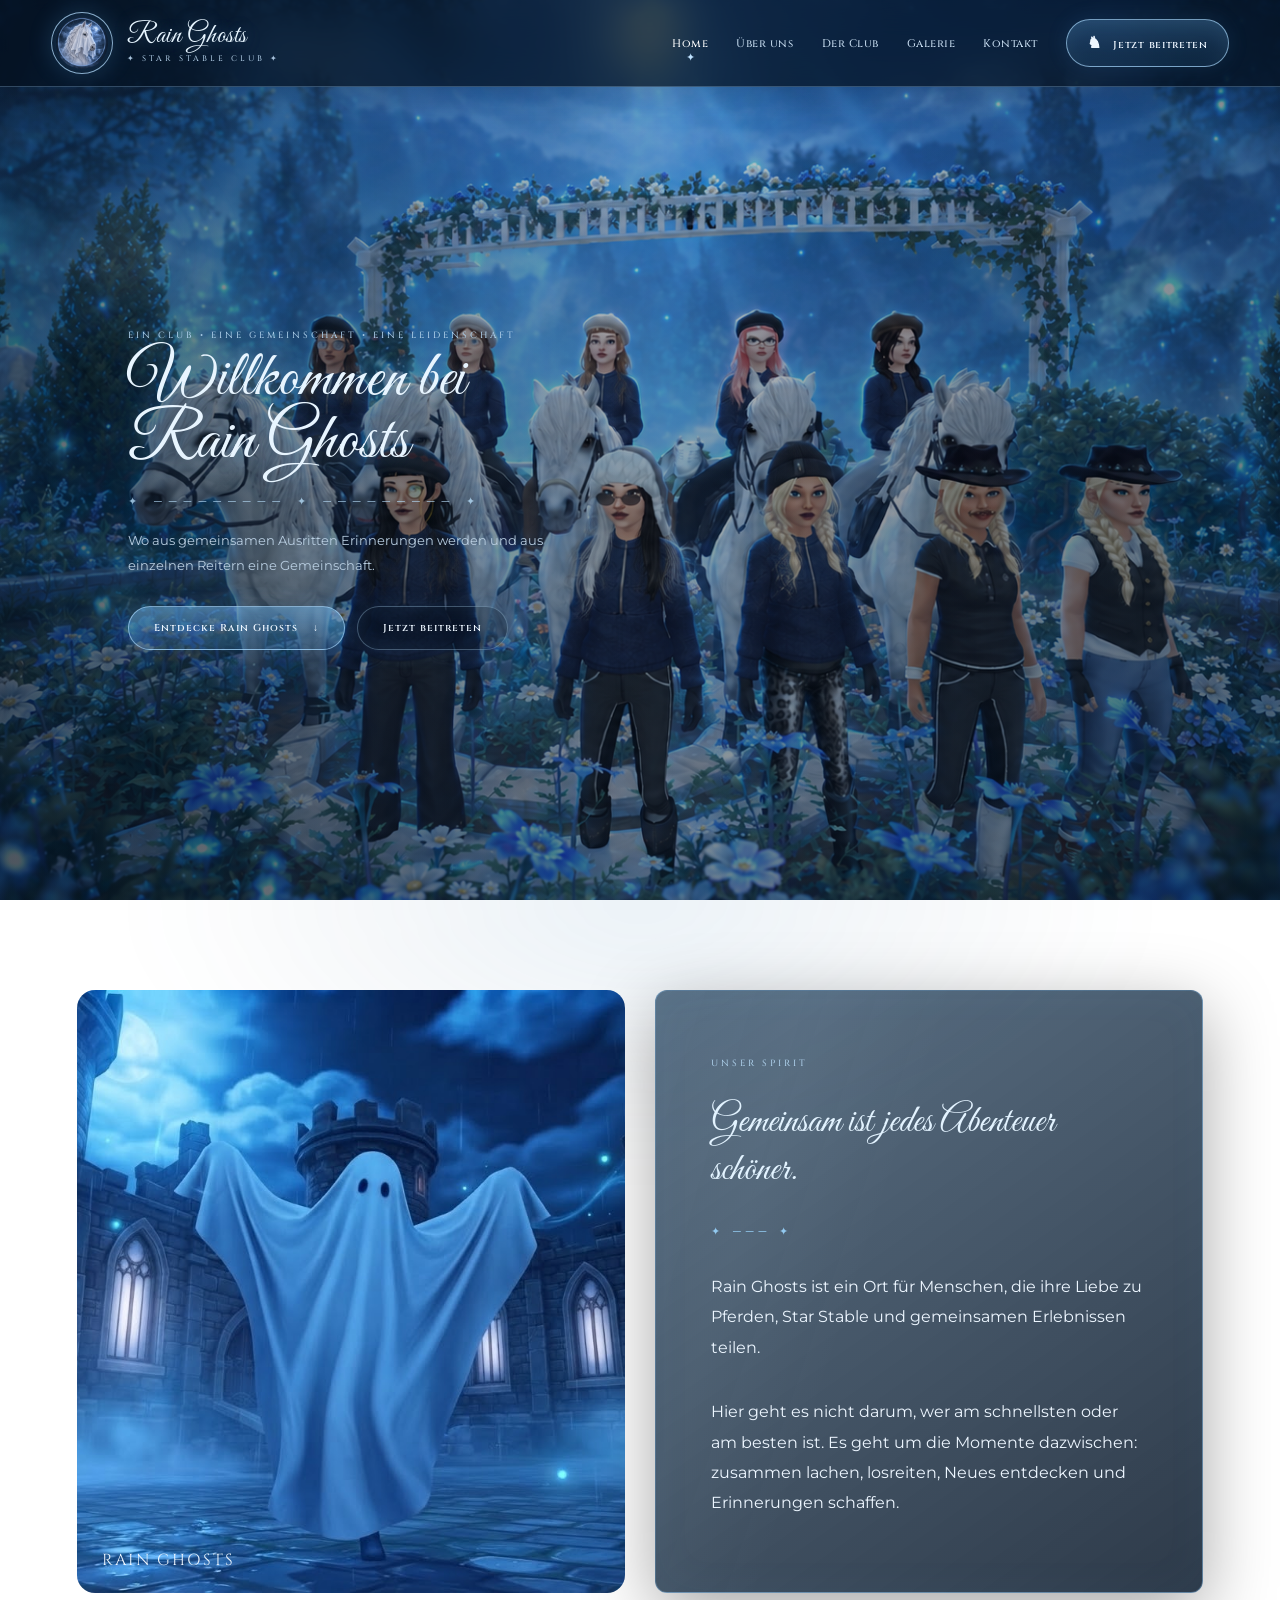
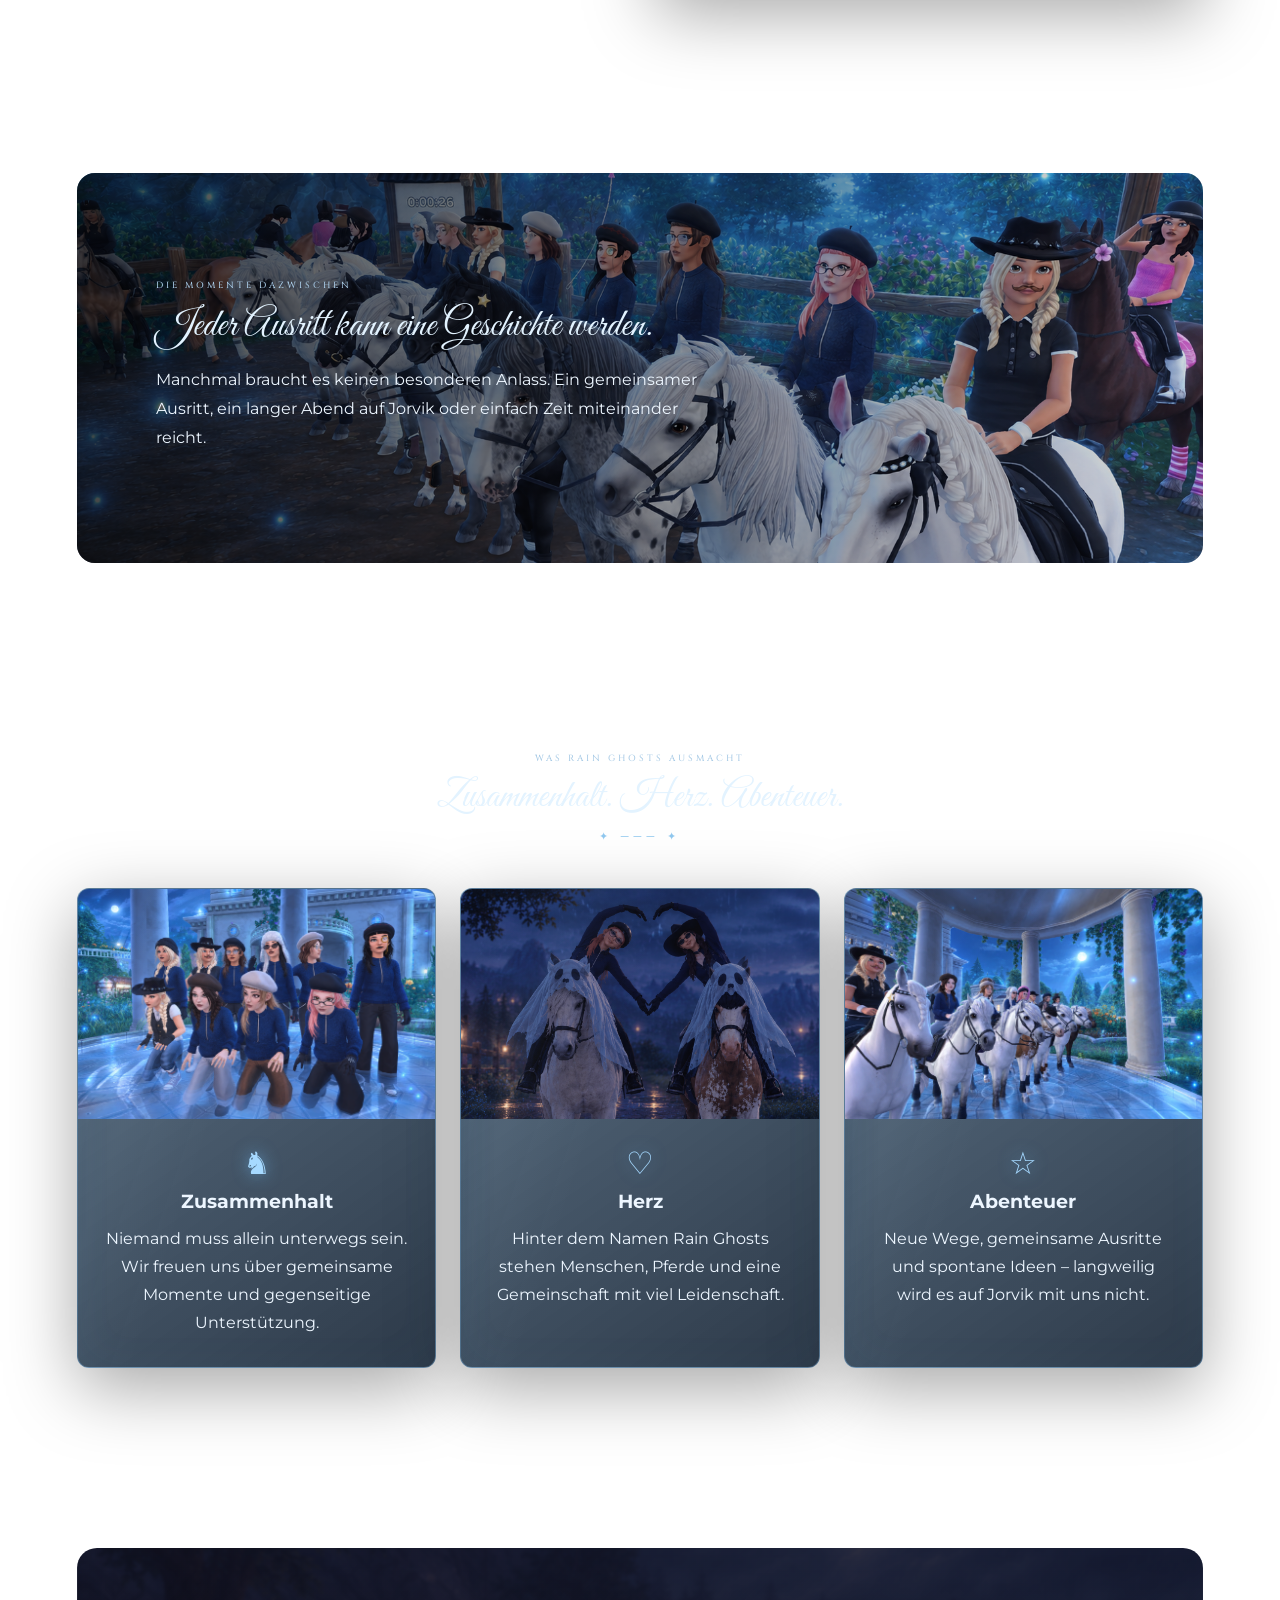
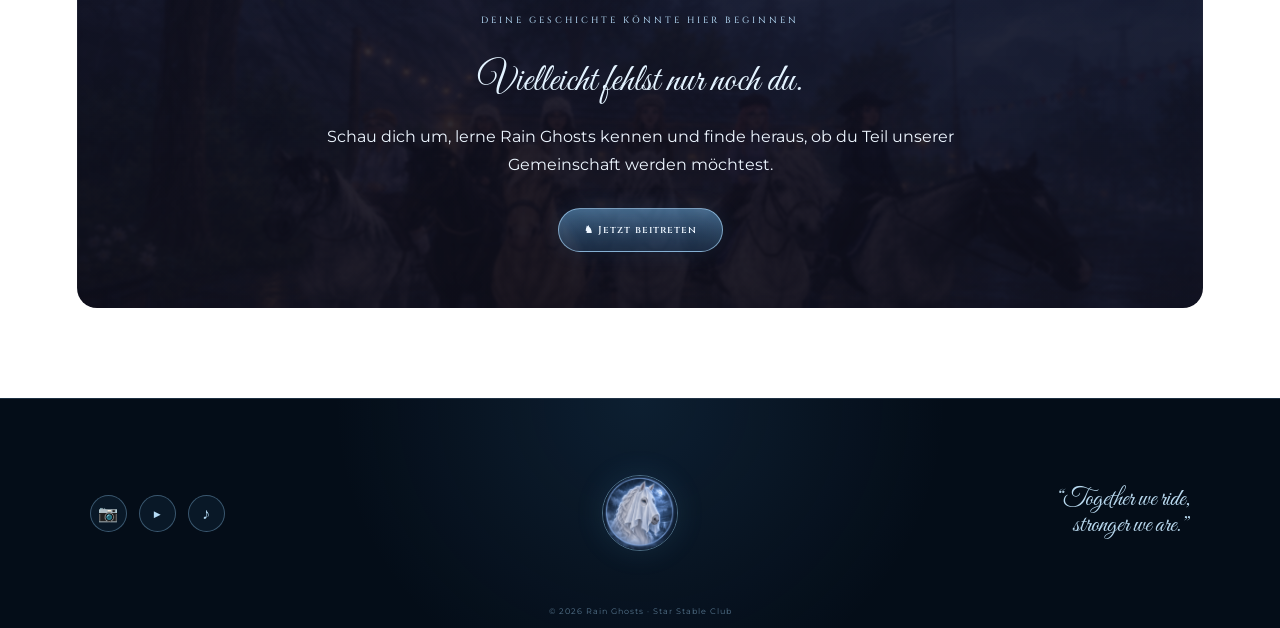
<file: index.html>
<!DOCTYPE html>
<html lang="de">
<head>
  <meta charset="UTF-8">
  <meta name="viewport" content="width=device-width, initial-scale=1.0">
  <meta name="description" content="Rain Ghosts – Star Stable Club">
  <title>Rain Ghosts | Star Stable Club</title>

  <link rel="preconnect" href="https://fonts.googleapis.com">
  <link rel="preconnect" href="https://fonts.gstatic.com" crossorigin>
  <link href="https://fonts.googleapis.com/css2?family=Cinzel:wght@400;500;600;700&family=Great+Vibes&family=Montserrat:wght@300;400;500;600&display=swap" rel="stylesheet">
  <link rel="stylesheet" href="styles.css">

  <style>
    /* Zusätzliche Startseiten-Elemente */
    .home-story,
    .home-gallery,
    .home-values,
    .home-final {
      padding: 90px 6vw;
    }

    .story-grid {
      max-width: 1200px;
      margin: auto;
      display: grid;
      grid-template-columns: 1fr 1fr;
      gap: 30px;
      align-items: stretch;
    }

    .story-image {
      min-height: 520px;
      overflow: hidden;
      border-radius: 18px;
      position: relative;
    }

    .story-image img {
      width: 100%;
      height: 100%;
      object-fit: cover;
      display: block;
    }

    .story-image span {
      position: absolute;
      left: 25px;
      bottom: 22px;
      font-family: "Cinzel", serif;
      font-size: 1rem;
      letter-spacing: .14em;
      text-transform: uppercase;
    }

    .story-card {
      padding: 55px;
      display: flex;
      flex-direction: column;
      justify-content: center;
    }

    .story-card h2 {
      margin: 8px 0 22px;
    }

    .story-card p {
      line-height: 1.9;
      margin-bottom: 18px;
    }

    .image-band {
      max-width: 1200px;
      height: 390px;
      margin: auto;
      overflow: hidden;
      border-radius: 18px;
      position: relative;
    }

    .image-band img {
      width: 100%;
      height: 100%;
      object-fit: cover;
      display: block;
    }

    .image-band::after {
      content: "";
      position: absolute;
      inset: 0;
      background: linear-gradient(90deg, rgba(0,0,0,.72), rgba(0,0,0,.12));
    }

    .image-band-content {
      position: absolute;
      z-index: 2;
      left: 7%;
      top: 50%;
      transform: translateY(-50%);
      max-width: 570px;
    }

    .image-band-content h2 {
      margin: 8px 0 15px;
    }

    .image-band-content p {
      line-height: 1.8;
    }

    .values-heading {
      max-width: 760px;
      margin: 0 auto 45px;
      text-align: center;
    }

    .values-grid {
      max-width: 1200px;
      margin: auto;
      display: grid;
      grid-template-columns: repeat(3, 1fr);
      gap: 24px;
    }

    .value-card {
      overflow: hidden;
      padding-bottom: 30px;
    }

    .value-card img {
      width: 100%;
      height: 230px;
      object-fit: cover;
      display: block;
    }

    .value-card-content {
      padding: 25px 28px 0;
      text-align: center;
    }

    .value-card h3 {
      margin: 8px 0 12px;
    }

    .value-card p {
      line-height: 1.75;
      margin: 0;
    }

    .mini-gallery {
      max-width: 1200px;
      margin: 40px auto 0;
      display: grid;
      grid-template-columns: 1.4fr .8fr .8fr;
      grid-template-rows: 230px 230px;
      gap: 18px;
    }

    .mini-gallery a {
      display: block;
      overflow: hidden;
      border-radius: 16px;
      position: relative;
    }

    .mini-gallery a:first-child {
      grid-row: 1 / 3;
    }

    .mini-gallery img {
      width: 100%;
      height: 100%;
      object-fit: cover;
      display: block;
      transition: transform .5s ease;
    }

    .mini-gallery a:hover img {
      transform: scale(1.05);
    }

    .mini-gallery span {
      position: absolute;
      left: 18px;
      bottom: 16px;
      z-index: 2;
      font-family: "Cinzel", serif;
      font-size: .85rem;
      letter-spacing: .08em;
    }

    .final-card {
      max-width: 1200px;
      min-height: 360px;
      margin: auto;
      border-radius: 20px;
      overflow: hidden;
      position: relative;
      display: flex;
      align-items: center;
      justify-content: center;
      text-align: center;
      padding: 50px;
      background:
        linear-gradient(rgba(10,10,18,.72), rgba(10,10,18,.82)),
        url("assets/clubheader.png") center/cover;
    }

    .final-card-content {
      max-width: 700px;
    }

    .final-card h2 {
      margin: 10px 0 18px;
    }

    .final-card p {
      line-height: 1.8;
      margin-bottom: 28px;
    }

    @media (max-width: 850px) {
      .story-grid,
      .values-grid {
        grid-template-columns: 1fr;
      }

      .story-image {
        min-height: 360px;
      }

      .mini-gallery {
        grid-template-columns: 1fr 1fr;
        grid-template-rows: 260px 180px 180px;
      }

      .mini-gallery a:first-child {
        grid-column: 1 / 3;
        grid-row: 1;
      }

      .image-band {
        height: 430px;
      }
    }

    @media (max-width: 560px) {
      .home-story,
      .home-gallery,
      .home-values,
      .home-final {
        padding: 65px 5vw;
      }

      .story-card {
        padding: 35px 25px;
      }

      .mini-gallery {
        display: grid;
        grid-template-columns: 1fr;
        grid-template-rows: repeat(3, 220px);
      }

      .mini-gallery a:first-child {
        grid-column: auto;
      }
    }
  </style>
</head>

<body>
  <div class="page-glow"></div>

  <header class="site-header">
    <a class="brand" href="index.html" aria-label="Rain Ghosts Startseite">
      <span class="brand-logo">
        <img src="assets/logo.png" alt="Rain Ghosts Logo">
      </span>
      <span class="brand-text">
        <strong>Rain Ghosts</strong>
        <small>✦ STAR STABLE CLUB ✦</small>
      </span>
    </a>

   <nav class="nav" aria-label="Hauptnavigation">
      <a class="active" href="index.html">Home</a>
      <a href="ueber-uns.html">Über uns</a>
      <a href="club.html">Der Club</a>
      <a href="galerie.html">Galerie</a>
      <a href="kontakt.html">Kontakt</a>
    </nav>

    <a class="join-button" href="bewerbung.html">
      <span>♞</span> Jetzt beitreten
    </a>

    <button class="menu-toggle" aria-label="Menü öffnen">☰</button>
  </header>

  <main>
    <section class="hero" id="home">
      <div class="header-image" aria-hidden="true">
        <img src="assets/clubbild1.jpg" alt="">
      </div>
      <div class="hero-overlay"></div>

      <div class="hero-content">
        <p class="eyebrow">EIN CLUB • EINE GEMEINSCHAFT • EINE LEIDENSCHAFT</p>
        <h1>Willkommen bei<br><span>Rain Ghosts</span></h1>
        <div class="ornament">✦ ───────── ✦ ───────── ✦</div>
        <p class="hero-copy">
          Wo aus gemeinsamen Ausritten Erinnerungen werden
          und aus einzelnen Reitern eine Gemeinschaft.
        </p>

        <div class="hero-actions">
          <a class="button primary" href="#story">Entdecke Rain Ghosts <span>↓</span></a>
          <a class="button ghost" href="bewerbung.html">Jetzt beitreten</a>
        </div>
      </div>

      <div class="hero-horse" aria-hidden="true">
        <div class="horse-aura"></div>
        <img src="assets/logo.png" alt="">
      </div>

      <div class="scroll-hint">SCROLL <span>↓</span></div>
    </section>

    <section class="home-story" id="story">
      <div class="story-grid">
        <div class="story-image">
          <img src="assets/ghost.JPG" alt="Rain Ghosts">
          <span>Rain Ghosts</span>
        </div>

        <article class="story-card glass-card">
          <p class="section-kicker">UNSER SPIRIT</p>
          <h2>Gemeinsam ist jedes Abenteuer schöner.</h2>
          <div class="mini-line">✦ ─── ✦</div>

          <p>
            Rain Ghosts ist ein Ort für Menschen, die ihre Liebe zu Pferden,
            Star Stable und gemeinsamen Erlebnissen teilen.
          </p>

          <p>
            Hier geht es nicht darum, wer am schnellsten oder am besten ist.
            Es geht um die Momente dazwischen: zusammen lachen, losreiten,
            Neues entdecken und Erinnerungen schaffen.
          </p>
        </article>
      </div>
    </section>

    <section class="home-gallery">
      <div class="image-band">
        <img src="assets/clubbild4.jpg" alt="Gemeinsamer Moment auf Jorvik">

        <div class="image-band-content">
          <p class="section-kicker">DIE MOMENTE DAZWISCHEN</p>
          <h2>Jeder Ausritt kann eine Geschichte werden.</h2>
          <p>
            Manchmal braucht es keinen besonderen Anlass.
            Ein gemeinsamer Ausritt, ein langer Abend auf Jorvik
            oder einfach Zeit miteinander reicht.
          </p>
        </div>
      </div>
    </section>

    <section class="home-values">
      <div class="values-heading">
        <p class="section-kicker">WAS RAIN GHOSTS AUSMACHT</p>
        <h2>Zusammenhalt. Herz. Abenteuer.</h2>
        <div class="mini-line">✦ ─── ✦</div>
      </div>

      <div class="values-grid">
        <article class="value-card glass-card">
          <img src="assets/clubbild5.jpg" alt="Gemeinschaft bei Rain Ghosts">
          <div class="value-card-content">
            <span class="feature-icon">♞</span>
            <h3>Zusammenhalt</h3>
            <p>
              Niemand muss allein unterwegs sein.
              Wir freuen uns über gemeinsame Momente und gegenseitige Unterstützung.
            </p>
          </div>
        </article>

        <article class="value-card glass-card">
          <img src="assets/header.png" alt="Rain Ghosts Logo und Clubmoment">
          <div class="value-card-content">
            <span class="feature-icon">♡</span>
            <h3>Herz</h3>
            <p>
              Hinter dem Namen Rain Ghosts stehen Menschen,
              Pferde und eine Gemeinschaft mit viel Leidenschaft.
            </p>
          </div>
        </article>

        <article class="value-card glass-card">
          <img src="assets/clubbild3.jpg" alt="Gemeinsamer Ausritt">
          <div class="value-card-content">
            <span class="feature-icon">☆</span>
            <h3>Abenteuer</h3>
            <p>
              Neue Wege, gemeinsame Ausritte und spontane Ideen –
              langweilig wird es auf Jorvik mit uns nicht.
            </p>
          </div>
        </article>
      </div>
    </section>

   
    <section class="home-final">
      <div class="final-card">
        <div class="final-card-content">
          <p class="section-kicker">DEINE GESCHICHTE KÖNNTE HIER BEGINNEN</p>
          <h2>Vielleicht fehlst nur noch du.</h2>
          <p>
            Schau dich um, lerne Rain Ghosts kennen und finde heraus,
            ob du Teil unserer Gemeinschaft werden möchtest.
          </p>
          <a class="button primary" href="bewerbung.html">
            ♞ Jetzt beitreten
          </a>
        </div>
      </div>
    </section>
  </main>

  <footer class="footer">
  <div class="socials">
      <a href="https://www.instagram.com/rain.ghostsofficial/" aria-label="Instagram">📷</a>
    <a href="#" aria-label="YouTube">▶</a>
    <a href="https://www.tiktok.com/@sso.rainghosts?is_from_webapp=1&sender_device=pc" aria-label="TikTok">♪</a>
  </div>
  <div class="footer-mark"><img src="assets/logo.png" alt=""></div>
  <p class="quote">“Together we ride,<br>stronger we are.”</p>
  <p class="copyright">© 2026 Rain Ghosts · Star Stable Club</p>
</footer>

  <script>
    const toggle = document.querySelector('.menu-toggle');
    const nav = document.querySelector('.nav');

    toggle.addEventListener('click', () => {
      nav.classList.toggle('open');
    });

    document.querySelectorAll('.nav a').forEach(link => {
      link.addEventListener('click', () => nav.classList.remove('open'));
    });
  </script>
</body>
</html>
</file>
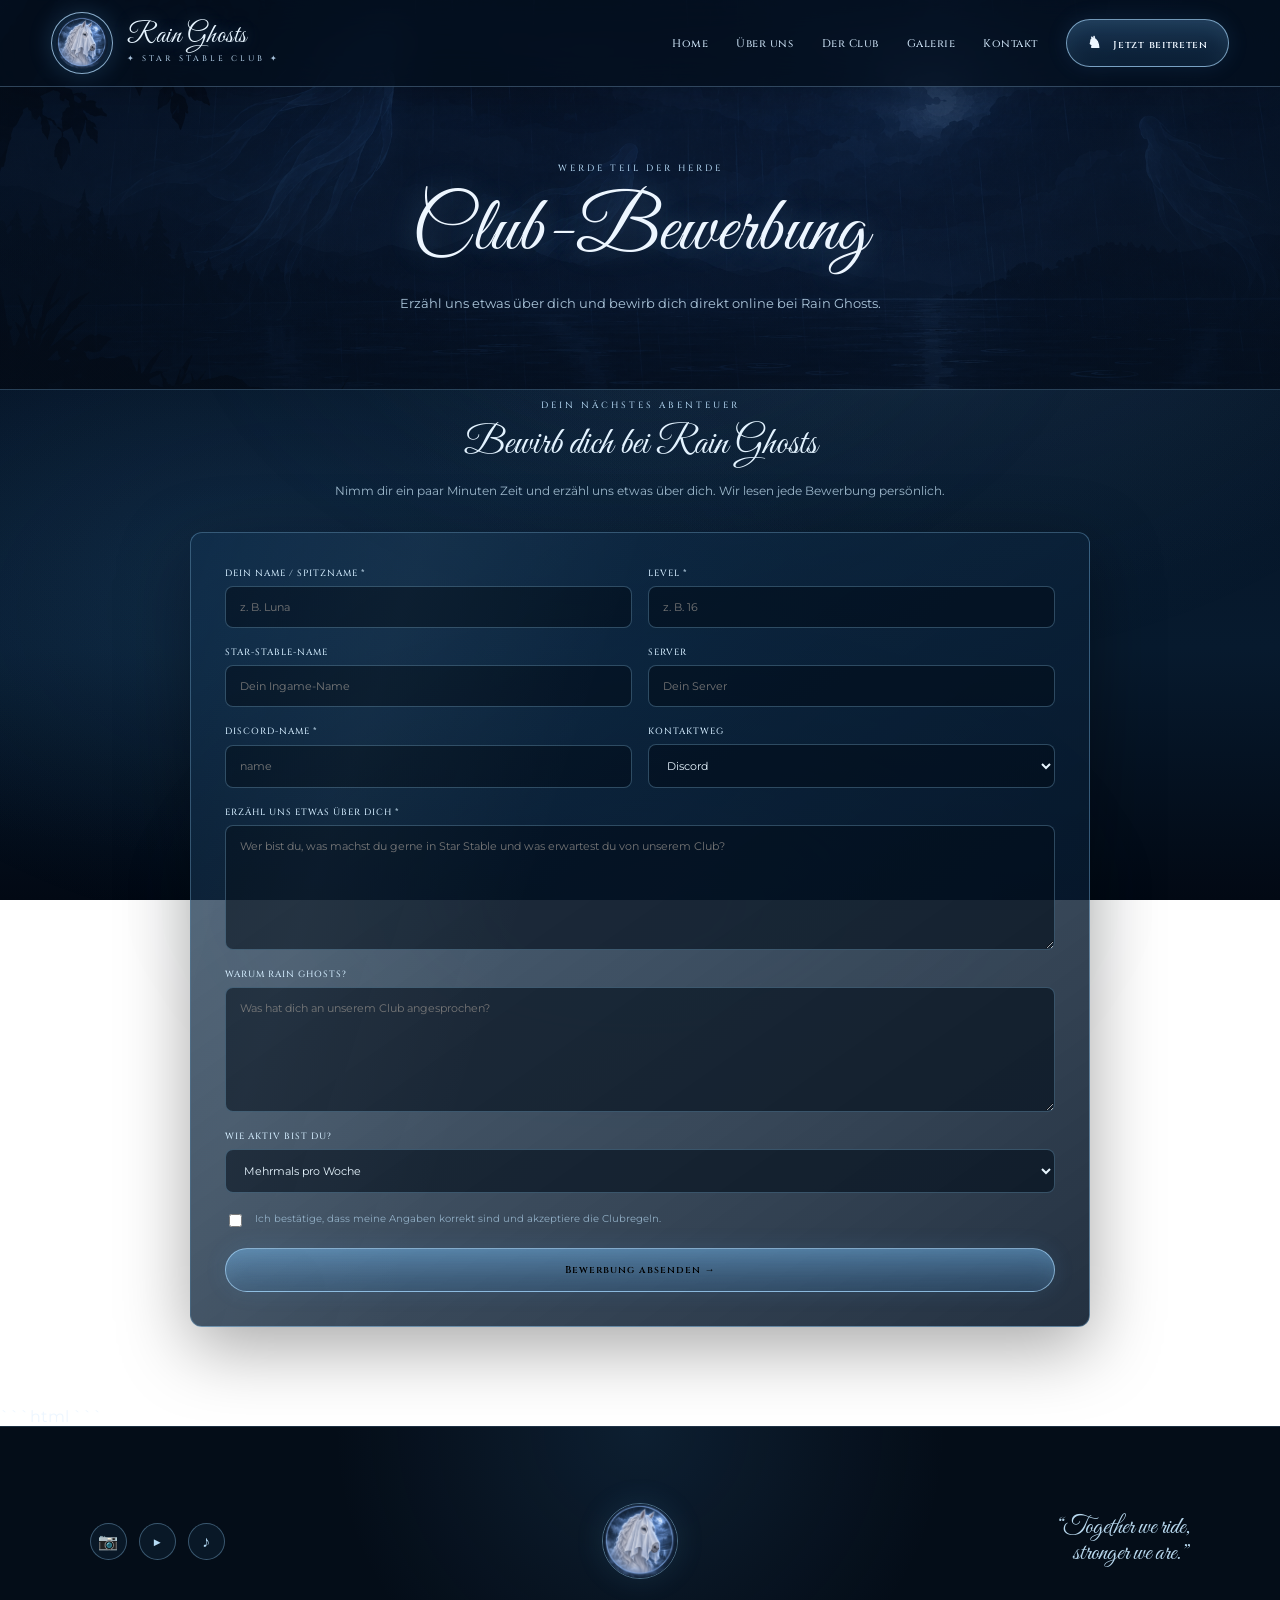
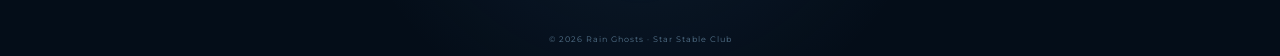
<file: bewerbung.html>
<!DOCTYPE html>
<html lang="de">
<head>
<meta charset="UTF-8">
<meta name="viewport" content="width=device-width, initial-scale=1.0">
<title>Bewerbung | Rain Ghosts</title>
<link rel="preconnect" href="https://fonts.googleapis.com">
<link rel="preconnect" href="https://fonts.gstatic.com" crossorigin>
<link href="https://fonts.googleapis.com/css2?family=Cinzel:wght@400;500;600;700&family=Great+Vibes&family=Montserrat:wght@300;400;500;600&display=swap" rel="stylesheet">
<link rel="stylesheet" href="styles.css">
</head>
<body>
<header class="site-header">
  <a class="brand" href="index.html" aria-label="Rain Ghosts Startseite">
    <span class="brand-logo"><img src="assets/logo.png" alt="Rain Ghosts Logo"></span>
    <span class="brand-text">
      <strong>Rain Ghosts</strong>
      <small>✦ STAR STABLE CLUB ✦</small>
    </span>
  </a>
  <nav class="nav" aria-label="Hauptnavigation">
      <a href="index.html">Home</a>
      <a href="ueber-uns.html">Über uns</a>
      <a href="club.html">Der Club</a>
      <a href="galerie.html">Galerie</a>
      <a href="kontakt.html">Kontakt</a>
    </nav>

  <a class="join-button" href="bewerbung.html"><span>♞</span> Jetzt beitreten</a>
  <button class="menu-toggle" aria-label="Menü öffnen">☰</button>
</header>
<section class="subpage-hero">
  <!-- HEADER-BILD: Ersetze assets/header.jpg durch dein gewünschtes Bild -->
  <div class="header-image" aria-hidden="true">
   <img src="assets/headerall.png" alt="">
  </div>
  <div>
    <p class="section-kicker">WERDE TEIL DER HERDE</p>
    <h1>Club-Bewerbung</h1>
    <p>Erzähl uns etwas über dich und bewirb dich direkt online bei Rain Ghosts.</p>
  </div>
</section>

<main class="page-container application">
  <div class="intro">
    <p class="section-kicker">DEIN NÄCHSTES ABENTEUER</p>
    <h2>Bewirb dich bei Rain Ghosts</h2>
    <p style="color:#9eb9cd;font-size:12px;line-height:1.8">Nimm dir ein paar Minuten Zeit und erzähl uns etwas über dich. Wir lesen jede Bewerbung persönlich.</p>
  </div>

  <section class="page-card">
    <form class="application-form" id="applicationForm">
      <div class="form-row">
        <div class="field"><label for="name">DEIN NAME / SPITZNAME *</label><input id="name" name="name" required placeholder="z. B. Luna"></div>
        <div class="field"><label for="age">LEVEL *</label><input id="age" name="age" type="number" min="1" max="99" required placeholder="z. B. 16"></div>
      </div>
      <div class="form-row">
        <div class="field"><label for="player">STAR-STABLE-NAME</label><input id="player" name="player" placeholder="Dein Ingame-Name"></div>
        <div class="field"><label for="server">SERVER</label><input id="server" name="server" placeholder="Dein Server"></div>
      </div>
      <div class="form-row">
        <div class="field"><label for="discord">DISCORD-NAME *</label><input id="discord" name="discord" required placeholder="name"></div>
        <div class="field"><label for="contact">KONTAKTWEG</label><select id="contact" name="contact"><option>Discord</option><option>E-Mail</option><option>Instagram</option></select></div>
      </div>
      <div class="field"><label for="about">ERZÄHL UNS ETWAS ÜBER DICH *</label><textarea id="about" name="about" required placeholder="Wer bist du, was machst du gerne in Star Stable und was erwartest du von unserem Club?"></textarea></div>
      <div class="field"><label for="why">WARUM RAIN GHOSTS?</label><textarea id="why" name="why" placeholder="Was hat dich an unserem Club angesprochen?"></textarea></div>
      <div class="field"><label for="activity">WIE AKTIV BIST DU?</label><select id="activity" name="activity"><option>Mehrmals pro Woche</option><option>Einmal pro Woche</option><option>Unregelmäßig</option><option>Nur an Events</option></select></div>
      <label class="check-row"><input type="checkbox" required> Ich bestätige, dass meine Angaben korrekt sind und akzeptiere die Clubregeln.</label>
      <button class="button primary" type="submit">Bewerbung absenden →</button>
      <div class="form-message" id="formMessage">Danke für deine Bewerbung! 🎉 In einer echten Version wird diese hier an euer Bewerbungs-System oder Discord weitergeleitet.</div>
    </form>
  </section>
</main>
```html
<script>
  document.getElementById('applicationForm').addEventListener('submit', async function(e) {
    e.preventDefault();

    const form = this;
    const button = form.querySelector('button[type="submit"]');
    const message = document.getElementById('formMessage');

    // Button während des Versands deaktivieren
    button.disabled = true;
    button.textContent = 'Wird gesendet ...';

    // Formulardaten auslesen
    const formData = new FormData(form);

    const data = {
      name: formData.get('name'),
      age: formData.get('age'),
      player: formData.get('player'),
      server: formData.get('server'),
      discord: formData.get('discord'),
      contact: formData.get('contact'),
      about: formData.get('about'),
      why: formData.get('why'),
      activity: formData.get('activity')
    };

    try {
      const response = await fetch('/api/send-application', {
        method: 'POST',
        headers: {
          'Content-Type': 'application/json'
        },
        body: JSON.stringify(data)
      });

      const result = await response.json();

      if (!response.ok) {
        throw new Error(result.error || 'Die Bewerbung konnte nicht gesendet werden.');
      }

      // Erfolg anzeigen
      message.textContent = 'Danke für deine Bewerbung! 🎉 Deine Bewerbung wurde erfolgreich gesendet.';
      message.classList.add('show');

      // Formular leeren
      form.reset();

    } catch (error) {
      console.error(error);

      // Fehler anzeigen
      message.textContent = 'Die Bewerbung konnte leider nicht gesendet werden. Bitte versuche es später erneut.';
      message.classList.add('show');
    }

    // Button wieder aktivieren
    button.disabled = false;
    button.textContent = 'Bewerbung absenden →';
  });
</script>
```

<footer class="footer">
  <div class="socials">
      <a href="https://www.instagram.com/rain.ghostsofficial/" aria-label="Instagram">📷</a>
    <a href="#" aria-label="YouTube">▶</a>
    <a href="https://www.tiktok.com/@sso.rainghosts?is_from_webapp=1&sender_device=pc" aria-label="TikTok">♪</a>
  </div>
  <div class="footer-mark"><img src="assets/logo.png" alt=""></div>
  <p class="quote">“Together we ride,<br>stronger we are.”</p>
  <p class="copyright">© 2026 Rain Ghosts · Star Stable Club</p>
</footer>
<script>
  const toggle = document.querySelector('.menu-toggle');
  const nav = document.querySelector('.nav');
  if (toggle) toggle.addEventListener('click', () => nav.classList.toggle('open'));
  document.querySelectorAll('.nav a').forEach(link => link.addEventListener('click', () => nav.classList.remove('open')));
</script>
</body>
</html>
</file>
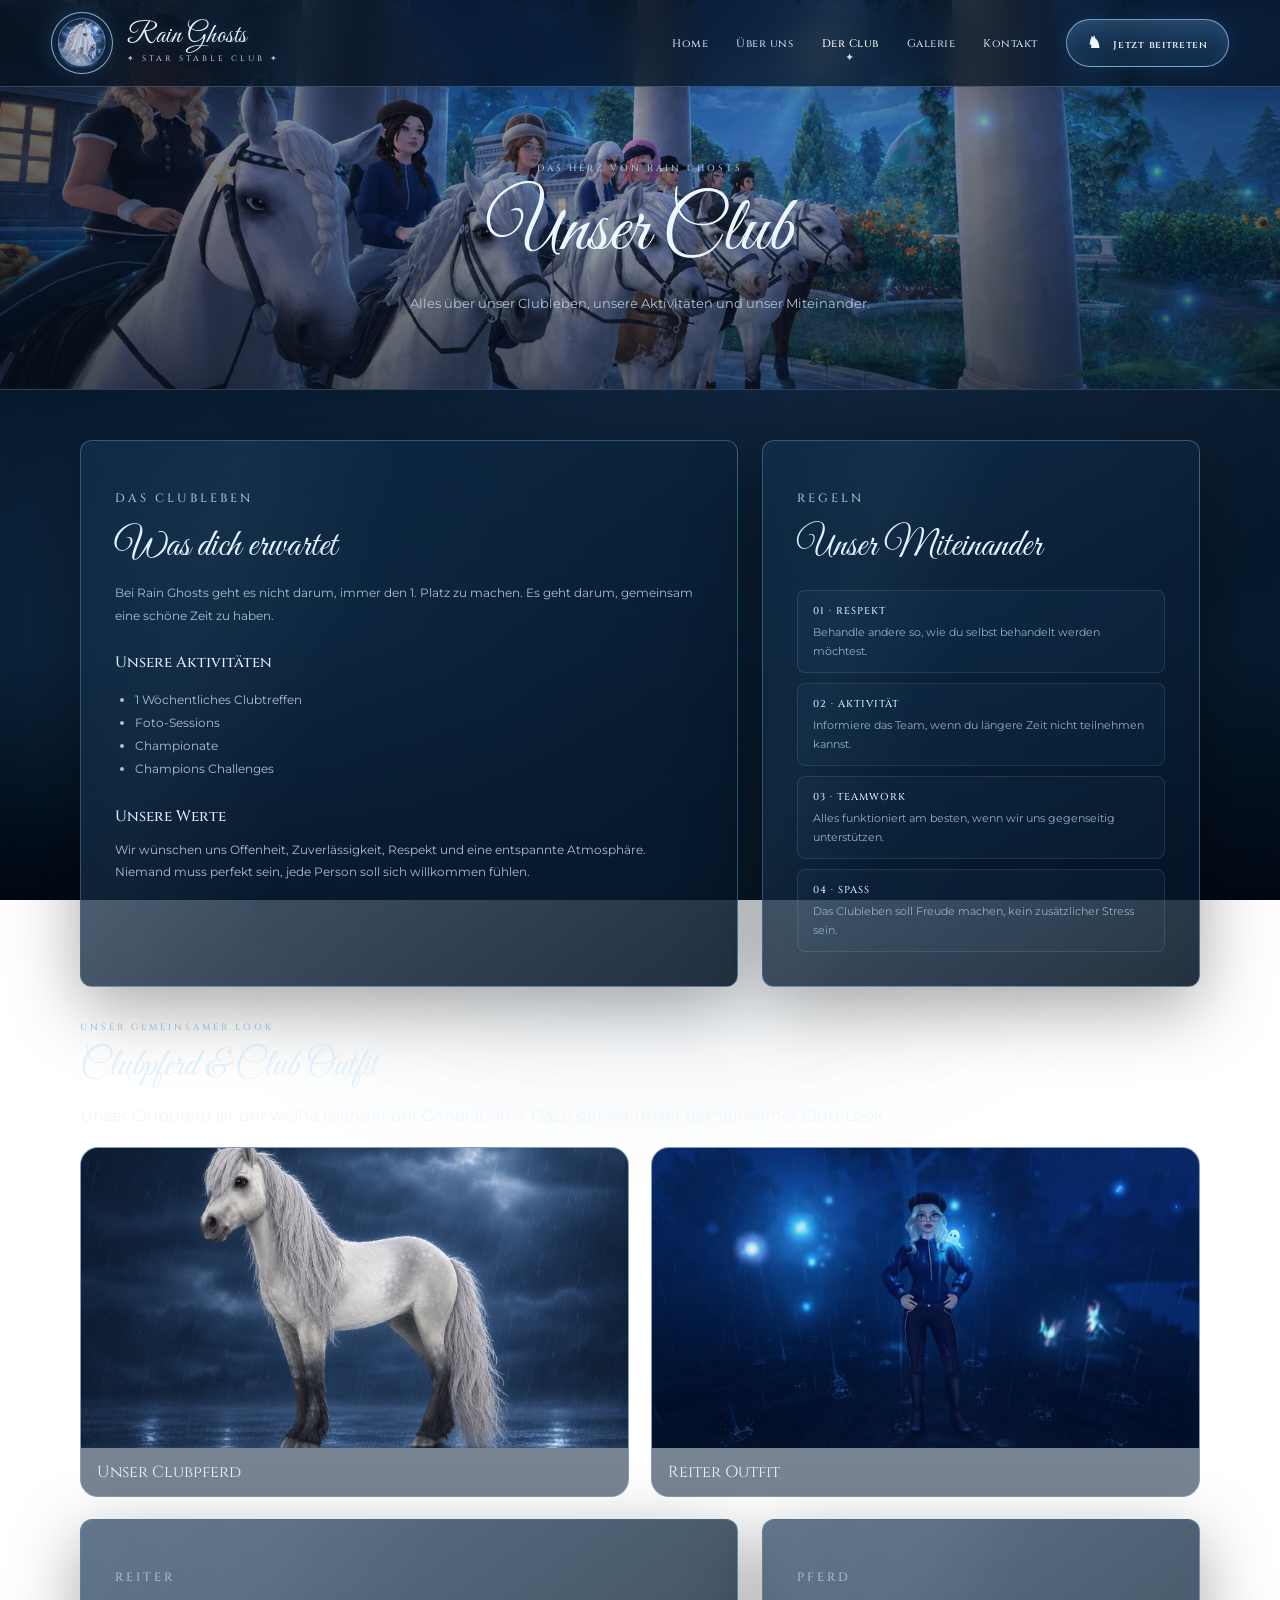
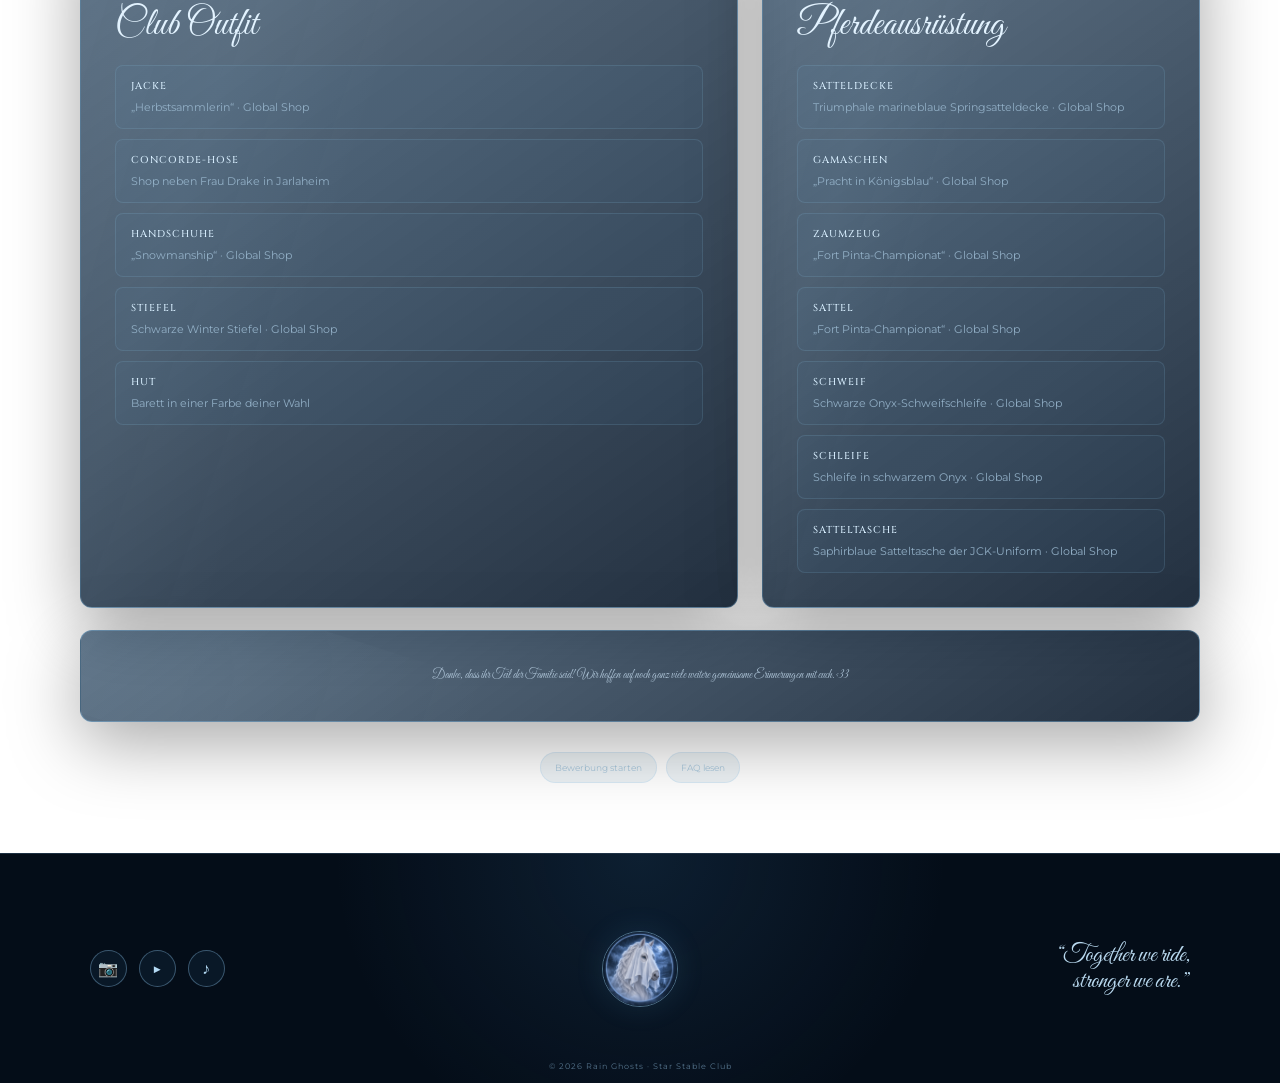
<file: club.html>
<!DOCTYPE html>
<html lang="de">
<head>
  <meta charset="UTF-8">
  <meta name="viewport" content="width=device-width, initial-scale=1.0">

  <title>Der Club | Rain Ghosts</title>

  <link rel="preconnect" href="https://fonts.googleapis.com">
  <link rel="preconnect" href="https://fonts.gstatic.com" crossorigin>

  <link href="https://fonts.googleapis.com/css2?family=Cinzel:wght@400;500;600;700&family=Great+Vibes&family=Montserrat:wght@300;400;500;600&display=swap" rel="stylesheet">

  <link rel="stylesheet" href="styles.css">

  <style>
    .club-outfit-section {
      margin-top: 34px;
    }

    .club-outfit-section .info-list {
      margin-top: 16px;
    }

    .club-outfit-section .page-card h2 {
      margin-bottom: 8px;
    }

    .outfit-visual-grid {
      display: grid;
      grid-template-columns: 1fr 1fr;
      gap: 22px;
      margin: 22px 0;
    }

    .outfit-visual {
      margin: 0;
      border: 1px solid rgba(158, 207, 255, 0.35);
      background: rgba(10, 31, 56, 0.55);
      border-radius: 18px;
      overflow: hidden;
    }

    .outfit-visual img {
      display: block;
      width: 100%;
      height: 300px;
      object-fit: cover;
    }

    .outfit-visual figcaption {
      padding: 13px 16px;
      color: #edf6ff;
      font-family: Cinzel, serif;
    }

    .outfit-columns {
      margin-top: 22px;
    }

    .outfit-note {
      text-align: center;
      margin-top: 22px;
    }

    .outfit-note .script-line {
      margin: 0;
    }

    @media (max-width: 760px) {
      .outfit-visual-grid {
        grid-template-columns: 1fr;
      }

      .outfit-visual img {
        height: auto;
      }

      .outfit-columns {
        display: block;
      }

      .outfit-columns .page-card + .page-card {
        margin-top: 22px;
      }
    }
  </style>
</head>

<body>

  <!-- HEADER -->
  <header class="site-header">

    <a class="brand" href="index.html" aria-label="Rain Ghosts Startseite">
      <span class="brand-logo">
        <img src="assets/logo.png" alt="Rain Ghosts Logo">
      </span>

      <span class="brand-text">
        <strong>Rain Ghosts</strong>
        <small>✦ STAR STABLE CLUB ✦</small>
      </span>
    </a>

   <nav class="nav" aria-label="Hauptnavigation">
      <a href="index.html">Home</a>
      <a href="ueber-uns.html">Über uns</a>
      <a class="active" href="club.html">Der Club</a>
      <a href="galerie.html">Galerie</a>
      <a href="kontakt.html">Kontakt</a>
    </nav>


    <a class="join-button" href="bewerbung.html">
      <span>♞</span> Jetzt beitreten
    </a>

    <button class="menu-toggle" aria-label="Menü öffnen">
      ☰
    </button>

  </header>


  <!-- HERO -->
  <section class="subpage-hero">
  <!-- HEADER-BILD: Ersetze assets/header.jpg durch dein gewünschtes Bild -->
  <div class="header-image" aria-hidden="true">
    <img src="assets/clubbild3.jpg" alt="">
  </div>
    <div>
      <p class="section-kicker">DAS HERZ VON RAIN GHOSTS</p>

      <h1>Unser Club</h1>

      <p>
        Alles über unser Clubleben, unsere Aktivitäten und unser Miteinander.
      </p>
    </div>
  </section>


  <!-- INHALT -->
  <main class="page-container">

    <!-- CLUBLEBEN + REGELN -->
    <div class="two-column">

      <!-- CLUBLEBEN -->
      <section class="page-card">

        <p class="section-kicker">DAS CLUBLEBEN</p>

        <h2>Was dich erwartet</h2>

        <p>
          Bei Rain Ghosts geht es nicht darum, immer den 1. Platz zu machen.
          Es geht darum, gemeinsam eine schöne Zeit zu haben.
        </p>

        <h3>Unsere Aktivitäten</h3>

        <ul>
          <li>1 Wöchentliches Clubtreffen</li>
          <li>Foto-Sessions</li>
          <li>Championate</li>
          <li>Champions Challenges</li>
        </ul>

        <h3>Unsere Werte</h3>

        <p>
          Wir wünschen uns Offenheit, Zuverlässigkeit, Respekt und eine
          entspannte Atmosphäre. Niemand muss perfekt sein, jede Person
          soll sich willkommen fühlen.
        </p>

      </section>


      <!-- REGELN -->
      <aside class="page-card">

        <p class="section-kicker">REGELN</p>

        <h2>Unser Miteinander</h2>

        <div class="info-list">

          <div>
            <strong>01 · RESPEKT</strong>
            <span>
              Behandle andere so, wie du selbst behandelt werden möchtest.
            </span>
          </div>

          <div>
            <strong>02 · AKTIVITÄT</strong>
            <span>
              Informiere das Team, wenn du längere Zeit nicht teilnehmen kannst.
            </span>
          </div>

          <div>
            <strong>03 · TEAMWORK</strong>
            <span>
              Alles funktioniert am besten, wenn wir uns gegenseitig unterstützen.
            </span>
          </div>

          <div>
            <strong>04 · SPASS</strong>
            <span>
              Das Clubleben soll Freude machen, kein zusätzlicher Stress sein.
            </span>
          </div>

        </div>

      </aside>

    </div>


    <!-- CLUBPFERD & OUTFIT -->
    <section class="club-outfit-section">

      <p class="section-kicker">UNSER GEMEINSAMER LOOK</p>

      <h2>Clubpferd &amp; Club Outfit</h2>

      <p>
        Unser Clubpferd ist der weiße Isländer der Generation 3.
        Dazu gehört unser gemeinsamer Club-Look.
      </p>


      <!-- BILDER -->
      <div class="outfit-visual-grid">

        <figure class="outfit-visual">

          <img
            src="assets/CP.JPG"
            alt="Weißer Gen-3-Isländer als Clubpferd"
          >

          <figcaption>
            Unser Clubpferd
          </figcaption>

        </figure>


        <figure class="outfit-visual">

          <img
            src="assets/CO.JPG"
            alt="Reiter im Club Outfit"
          >

          <figcaption>
            Reiter Outfit
          </figcaption>

        </figure>

      </div>


      <!-- OUTFIT INFORMATIONEN -->
      <div class="two-column outfit-columns">

        <!-- REITER -->
        <section class="page-card">

          <p class="section-kicker">REITER</p>

          <h2>Club Outfit</h2>

          <div class="info-list">

            <div>
              <strong>JACKE</strong>
              <span>
                „Herbstsammlerin“ · Global Shop
              </span>
            </div>

            <div>
              <strong>CONCORDE-HOSE</strong>
              <span>
                Shop neben Frau Drake in Jarlaheim
              </span>
            </div>

            <div>
              <strong>HANDSCHUHE</strong>
              <span>
                „Snowmanship“ · Global Shop
              </span>
            </div>

            <div>
              <strong>STIEFEL</strong>
              <span>
                Schwarze Winter Stiefel · Global Shop
              </span>
            </div>

            <div>
              <strong>HUT</strong>
              <span>
                Barett in einer Farbe deiner Wahl
              </span>
            </div>

          </div>

        </section>


        <!-- PFERD -->
        <section class="page-card">

          <p class="section-kicker">PFERD</p>

          <h2>Pferdeausrüstung</h2>

          <div class="info-list">

            <div>
              <strong>SATTELDECKE</strong>
              <span>
                Triumphale marineblaue Springsatteldecke · Global Shop
              </span>
            </div>

            <div>
              <strong>GAMASCHEN</strong>
              <span>
                „Pracht in Königsblau“ · Global Shop
              </span>
            </div>

            <div>
              <strong>ZAUMZEUG</strong>
              <span>
                „Fort Pinta-Championat“ · Global Shop
              </span>
            </div>

            <div>
              <strong>SATTEL</strong>
              <span>
                „Fort Pinta-Championat“ · Global Shop
              </span>
            </div>

            <div>
              <strong>SCHWEIF</strong>
              <span>
                Schwarze Onyx-Schweifschleife · Global Shop
              </span>
            </div>

            <div>
              <strong>SCHLEIFE</strong>
              <span>
                Schleife in schwarzem Onyx · Global Shop
              </span>
            </div>
               <div>
              <strong>SATTELTASCHE</strong>
              <span>
                Saphirblaue Satteltasche der JCK-Uniform  · Global Shop
              </span>
            </div>

          </div>

        </section>

      </div>


      <!-- ABSCHLUSS -->
      <div class="page-card outfit-note">

        <p class="script-line">
          Danke, dass ihr Teil der Familie seid! Wir hoffen auf noch ganz
          viele weitere gemeinsame Erinnerungen mit euch. &lt;33
        </p>

      </div>

    </section>


    <!-- UNTERNAVIGATION -->
    <div class="subnav">

      <a href="bewerbung.html">
        Bewerbung starten
      </a>

      <a href="faq.html">
        FAQ lesen
      </a>

    </div>

  </main>


  <!-- FOOTER -->
 <footer class="footer">
  <div class="socials">
      <a href="https://www.instagram.com/rain.ghostsofficial/" aria-label="Instagram">📷</a>
    <a href="#" aria-label="YouTube">▶</a>
    <a href="https://www.tiktok.com/@sso.rainghosts?is_from_webapp=1&sender_device=pc" aria-label="TikTok">♪</a>
  </div>
  <div class="footer-mark"><img src="assets/logo.png" alt=""></div>
  <p class="quote">“Together we ride,<br>stronger we are.”</p>
  <p class="copyright">© 2026 Rain Ghosts · Star Stable Club</p>
</footer>


  <!-- MOBILE MENÜ -->
  <script>
    const toggle = document.querySelector('.menu-toggle');
    const nav = document.querySelector('.nav');

    if (toggle) {
      toggle.addEventListener('click', () => {
        nav.classList.toggle('open');
      });
    }

    document.querySelectorAll('.nav a').forEach(link => {
      link.addEventListener('click', () => {
        nav.classList.remove('open');
      });
    });
  </script>

</body>
</html>
</file>
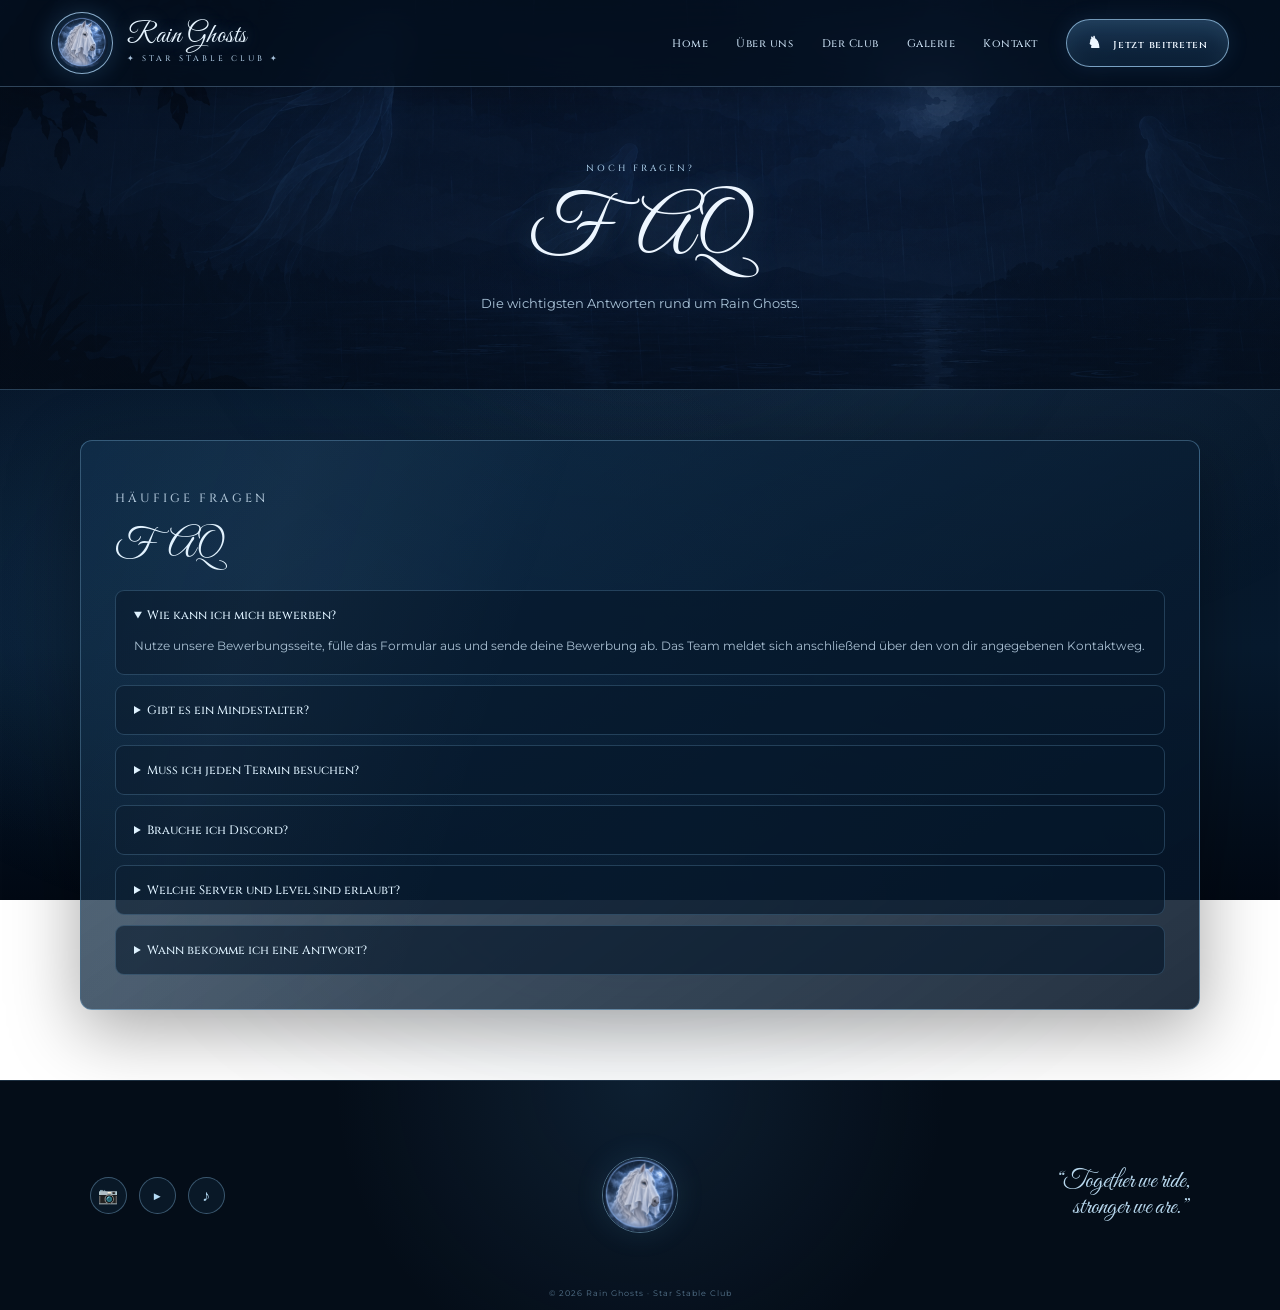
<file: faq.html>
<!DOCTYPE html>
<html lang="de">
<head>
<meta charset="UTF-8">
<meta name="viewport" content="width=device-width, initial-scale=1.0">
<title>FAQ | Rain Ghosts</title>
<link rel="preconnect" href="https://fonts.googleapis.com">
<link rel="preconnect" href="https://fonts.gstatic.com" crossorigin>
<link href="https://fonts.googleapis.com/css2?family=Cinzel:wght@400;500;600;700&family=Great+Vibes&family=Montserrat:wght@300;400;500;600&display=swap" rel="stylesheet">
<link rel="stylesheet" href="styles.css">
</head>
<body>
<header class="site-header">
  <a class="brand" href="index.html" aria-label="Rain Ghosts Startseite">
    <span class="brand-logo"><img src="assets/logo.png" alt="Rain Ghosts Logo"></span>
    <span class="brand-text">
      <strong>Rain Ghosts</strong>
      <small>✦ STAR STABLE CLUB ✦</small>
    </span>
  </a>
 <nav class="nav" aria-label="Hauptnavigation">
      <a href="index.html">Home</a>
      <a href="ueber-uns.html">Über uns</a>
      <a href="club.html">Der Club</a>
      <a href="galerie.html">Galerie</a>
      <a href="kontakt.html">Kontakt</a>
    </nav>

  <a class="join-button" href="bewerbung.html"><span>♞</span> Jetzt beitreten</a>
  <button class="menu-toggle" aria-label="Menü öffnen">☰</button>
</header>
<section class="subpage-hero">
  <!-- HEADER-BILD: Ersetze assets/header.jpg durch dein gewünschtes Bild -->
  <div class="header-image" aria-hidden="true">
  <img src="assets/headerall.png" alt="">
  </div>
  <div>
    <p class="section-kicker">NOCH FRAGEN?</p>
    <h1>FAQ</h1>
    <p>Die wichtigsten Antworten rund um Rain Ghosts.</p>
  </div>
</section>

<main class="page-container">
  <section class="page-card">
    <p class="section-kicker">HÄUFIGE FRAGEN</p>
    <h2>FAQ</h2>
    <div class="faq" style="margin-top:20px">
      <details open><summary>Wie kann ich mich bewerben?</summary><p>Nutze unsere Bewerbungsseite, fülle das Formular aus und sende deine Bewerbung ab. Das Team meldet sich anschließend über den von dir angegebenen Kontaktweg.</p></details>
      <details><summary>Gibt es ein Mindestalter?</summary><p>„Unser Club ist ab 15 Jahren.“</p></details>
      <details><summary>Muss ich jeden Termin besuchen?</summary><p>Nein. Wir freuen uns über regelmäßige Teilnahme, erwarten aber nicht, dass jemand bei jedem Termin dabei sein kann.</p></details>
      <details><summary>Brauche ich Discord?</summary><p>Ja.</p></details>
      <details><summary>Welche Server und Level sind erlaubt?</summary><p>Level 18.</p></details>
      <details><summary>Wann bekomme ich eine Antwort?</summary><p>Normalerweise innerhalb von 2–4 Tagen.</p></details>
    </div>
  </section>
</main>
<footer class="footer">
  <div class="socials">
      <a href="https://www.instagram.com/rain.ghostsofficial/" aria-label="Instagram">📷</a>
    <a href="#" aria-label="YouTube">▶</a>
    <a href="https://www.tiktok.com/@sso.rainghosts?is_from_webapp=1&sender_device=pc" aria-label="TikTok">♪</a>
  </div>
  <div class="footer-mark"><img src="assets/logo.png" alt=""></div>
  <p class="quote">“Together we ride,<br>stronger we are.”</p>
  <p class="copyright">© 2026 Rain Ghosts · Star Stable Club</p>
</footer>
<script>
  const toggle = document.querySelector('.menu-toggle');
  const nav = document.querySelector('.nav');
  if (toggle) toggle.addEventListener('click', () => nav.classList.toggle('open'));
  document.querySelectorAll('.nav a').forEach(link => link.addEventListener('click', () => nav.classList.remove('open')));
</script>
</body>
</html>
</file>
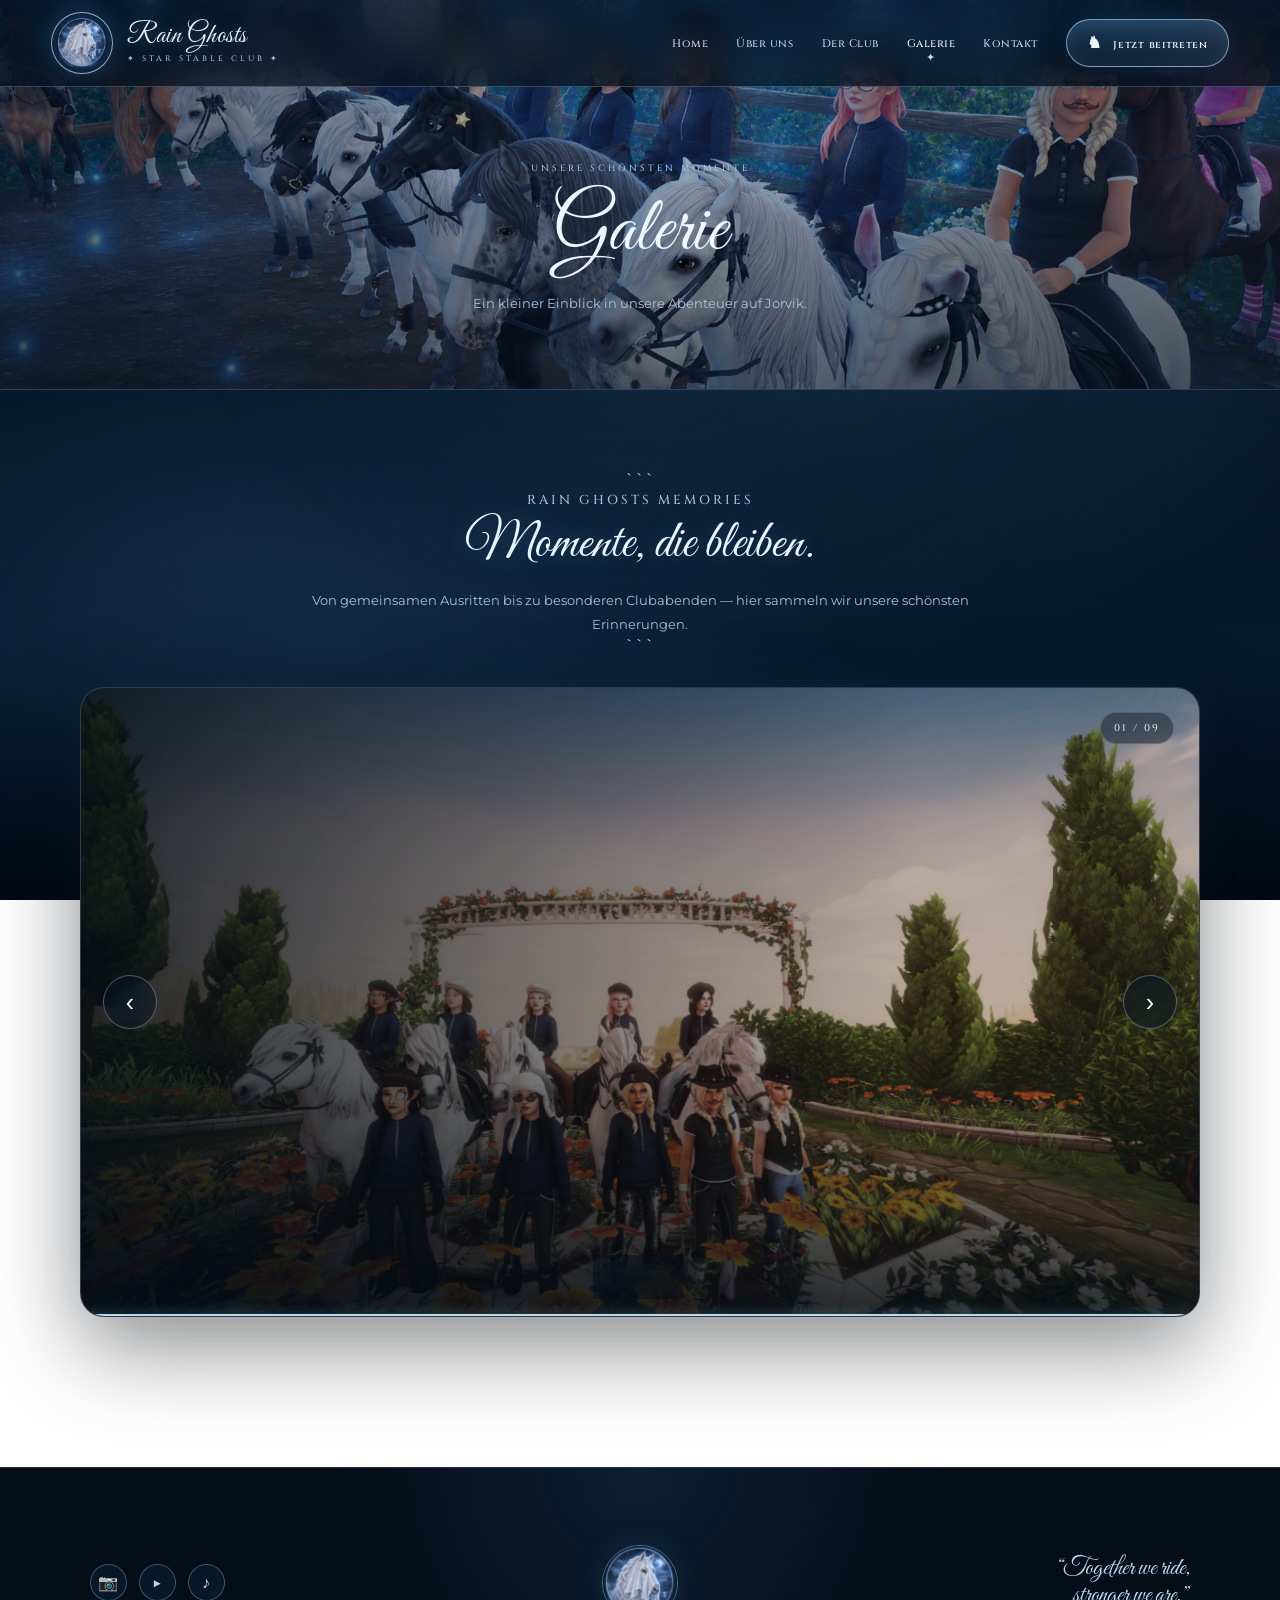
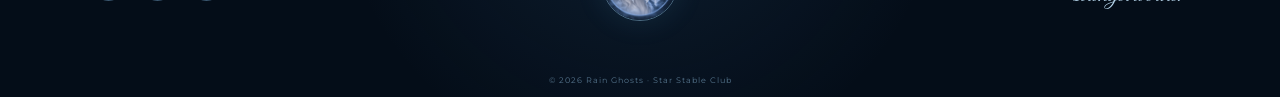
<file: galerie.html>
<!DOCTYPE html>

<html lang="de">
<head>
<meta charset="UTF-8">
<meta name="viewport" content="width=device-width, initial-scale=1.0">

<title>Galerie | Rain Ghosts</title>

<link rel="preconnect" href="https://fonts.googleapis.com">
<link rel="preconnect" href="https://fonts.gstatic.com" crossorigin>
<link href="https://fonts.googleapis.com/css2?family=Cinzel:wght@400;500;600;700&family=Great+Vibes&family=Montserrat:wght@300;400;500;600&display=swap" rel="stylesheet">

<link rel="stylesheet" href="styles.css">

<style>
/* =========================================================
   RAIN GHOSTS — GALERIE SLIDESHOW
   ========================================================= */

.gallery-page {
  padding: 30px 0 80px;
}

/* Intro */
.gallery-intro {
  text-align: center;
  max-width: 720px;
  margin: 0 auto 32px;
}

.gallery-intro h2 {
  margin: 0 0 12px;
  font: 400 clamp(32px, 5vw, 52px) var(--script);
  color: var(--ice-bright);
  text-shadow: 0 0 25px rgba(130, 200, 255, .25);
}

.gallery-intro p {
  margin: 0;
  color: var(--muted);
  font-size: 13px;
  line-height: 1.8;
}

/* Slideshow */
.gallery-slider {
  position: relative;
  width: 100%;
  height: min(70vh, 720px);
  min-height: 460px;
  overflow: hidden;
  border: 1px solid rgba(166, 213, 255, .25);
  border-radius: 24px;
  background: #030b14;
  box-shadow:
    0 30px 90px rgba(0, 0, 0, .45),
    0 0 60px rgba(91, 168, 232, .08);
  isolation: isolate;
}

/* Ambient glow */
.gallery-slider::before {
  content: "";
  position: absolute;
  inset: -20%;
  z-index: -1;
  background:
    radial-gradient(circle at 30% 30%, rgba(117, 190, 255, .12), transparent 25%),
    radial-gradient(circle at 75% 70%, rgba(80, 130, 220, .12), transparent 30%);
  filter: blur(40px);
}

/* Slides */
.gallery-slide {
  position: absolute;
  inset: 0;
  opacity: 0;
  visibility: hidden;
  transform: scale(1.04);
  transition:
    opacity .9s ease,
    transform 1.2s cubic-bezier(.2,.7,.2,1),
    visibility .9s;
}

.gallery-slide.active {
  opacity: 1;
  visibility: visible;
  transform: scale(1);
  z-index: 2;
}

.gallery-slide img {
  width: 100%;
  height: 100%;
  object-fit: cover;
  display: block;
  filter: saturate(.9) brightness(.78);
}

/* Ken Burns effect */
.gallery-slide.active img {
  animation: galleryZoom 8s ease-out forwards;
}

@keyframes galleryZoom {
  from {
    transform: scale(1);
  }
  to {
    transform: scale(1.08);
  }
}

/* Image overlay */
.gallery-slide::after {
  content: "";
  position: absolute;
  inset: 0;
  background:
    linear-gradient(
      90deg,
      rgba(2, 10, 19, .82) 0%,
      rgba(2, 10, 19, .35) 45%,
      rgba(2, 10, 19, .05) 75%
    ),
    linear-gradient(
      0deg,
      rgba(2, 10, 19, .8) 0%,
      transparent 40%
    );
}

/* Slide text */
.gallery-caption {
  position: absolute;
  z-index: 5;
  left: clamp(25px, 6vw, 80px);
  bottom: clamp(70px, 10vw, 110px);
  max-width: 560px;
}

.gallery-caption .kicker {
  margin: 0 0 12px;
  color: #b8ddf8;
  font: 500 9px var(--serif);
  letter-spacing: 4px;
}

.gallery-caption h2 {
  margin: 0;
  font: 400 clamp(42px, 7vw, 82px)/.95 var(--script);
  color: #edf8ff;
  text-shadow:
    0 0 20px rgba(128, 201, 255, .35),
    0 5px 30px rgba(0,0,0,.45);
}

.gallery-caption p {
  margin: 18px 0 0;
  color: #c4d7e8;
  font-size: 13px;
  line-height: 1.8;
  max-width: 430px;
}

/* Navigation arrows */
.gallery-arrow {
  position: absolute;
  z-index: 10;
  top: 50%;
  transform: translateY(-50%);

  width: 54px;
  height: 54px;

  display: grid;
  place-items: center;

  border: 1px solid rgba(184, 224, 255, .35);
  border-radius: 50%;

  background: rgba(5, 20, 36, .48);
  backdrop-filter: blur(12px);

  color: #eaf7ff;
  font-size: 25px;

  cursor: pointer;

  transition:
    transform .25s ease,
    background .25s ease,
    box-shadow .25s ease,
    border-color .25s ease;
}

.gallery-arrow:hover {
  background: rgba(82, 153, 211, .25);
  border-color: rgba(190, 230, 255, .7);
  box-shadow:
    0 0 25px rgba(100, 190, 255, .2);
}

.gallery-arrow:active {
  transform: translateY(-50%) scale(.92);
}

.gallery-arrow.prev {
  left: 22px;
}

.gallery-arrow.next {
  right: 22px;
}

/* Bottom controls */
.gallery-controls {
  position: absolute;
  z-index: 10;
  left: 50%;
  bottom: 25px;
  transform: translateX(-50%);

  display: flex;
  align-items: center;
  gap: 9px;

  padding: 9px 14px;

  border: 1px solid rgba(180, 220, 255, .2);
  border-radius: 999px;

  background: rgba(3, 15, 28, .48);
  backdrop-filter: blur(14px);
}

.gallery-dot {
  width: 7px;
  height: 7px;
  padding: 0;

  border: 0;
  border-radius: 50%;

  background: rgba(210, 235, 255, .4);

  cursor: pointer;

  transition:
    width .3s ease,
    background .3s ease,
    box-shadow .3s ease;
}

.gallery-dot.active {
  width: 24px;
  border-radius: 999px;
  background: #dff4ff;
  box-shadow: 0 0 12px rgba(151, 216, 255, .7);
}

/* Counter */
.gallery-counter {
  position: absolute;
  z-index: 10;
  top: 24px;
  right: 25px;

  padding: 8px 13px;

  border: 1px solid rgba(180, 220, 255, .2);
  border-radius: 999px;

  background: rgba(3, 15, 28, .42);
  backdrop-filter: blur(12px);

  color: #d9edfb;
  font: 500 10px var(--serif);
  letter-spacing: 2px;
}

/* Progress bar */
.gallery-progress {
  position: absolute;
  z-index: 11;
  left: 0;
  bottom: 0;

  width: 100%;
  height: 2px;

  background: rgba(200, 230, 255, .1);
}

.gallery-progress-bar {
  width: 0;
  height: 100%;
  background: rgba(205, 237, 255, .9);
  box-shadow: 0 0 12px rgba(150, 215, 255, .7);
}

/* Thumbnail row */
.gallery-thumbnails {
  display: grid;
  grid-template-columns: repeat(3, 1fr);
  gap: 14px;
  margin-top: 18px;
}

.gallery-thumb {
  position: relative;
  height: 110px;
  overflow: hidden;

  border: 1px solid rgba(160, 210, 250, .2);
  border-radius: 14px;

  background: #06111f;
  cursor: pointer;

  opacity: .55;

  transition:
    opacity .3s ease,
    transform .3s ease,
    border-color .3s ease;
}

.gallery-thumb:hover {
  opacity: .85;
  transform: translateY(-3px);
}

.gallery-thumb.active {
  opacity: 1;
  border-color: rgba(180, 225, 255, .75);
  box-shadow: 0 0 25px rgba(110, 190, 255, .12);
}

.gallery-thumb img {
  width: 100%;
  height: 100%;
  object-fit: cover;
}

.gallery-thumb span {
  position: absolute;
  left: 0;
  right: 0;
  bottom: 0;

  padding: 25px 10px 9px;

  background: linear-gradient(
    transparent,
    rgba(0,0,0,.8)
  );

  color: white;
  font: 500 9px var(--serif);
  letter-spacing: 1px;
}

/* Mobile */
@media (max-width: 700px) {

  .gallery-slider {
    height: 65vh;
    min-height: 430px;
    border-radius: 18px;
  }

  .gallery-caption {
    left: 25px;
    right: 25px;
    bottom: 75px;
  }

  .gallery-caption h2 {
    font-size: 50px;
  }

  .gallery-caption p {
    font-size: 12px;
  }

  .gallery-arrow {
    width: 43px;
    height: 43px;
    font-size: 20px;
  }

  .gallery-arrow.prev {
    left: 12px;
  }

  .gallery-arrow.next {
    right: 12px;
  }

  .gallery-thumbnails {
    grid-template-columns: 1fr;
  }

  .gallery-thumb {
    height: 90px;
  }
}

/* Accessibility */
@media (prefers-reduced-motion: reduce) {
  .gallery-slide,
  .gallery-slide.active img,
  .gallery-arrow,
  .gallery-dot,
  .gallery-thumb {
    animation: none !important;
    transition: none !important;
  }
}
</style>

</head>

<body>

<header class="site-header">
  <a class="brand" href="index.html" aria-label="Rain Ghosts Startseite">
    <span class="brand-logo"><img src="assets/logo.png" alt="Rain Ghosts Logo"></span>
    <span class="brand-text">
      <strong>Rain Ghosts</strong>
      <small>✦ STAR STABLE CLUB ✦</small>
    </span>
  </a>
 <nav class="nav" aria-label="Hauptnavigation">
      <a href="index.html">Home</a>
      <a href="ueber-uns.html">Über uns</a>
      <a href="club.html">Der Club</a>
      <a class="active" href="galerie.html">Galerie</a>
      <a href="kontakt.html">Kontakt</a>
    </nav>

  <a class="join-button" href="bewerbung.html"><span>♞</span> Jetzt beitreten</a>
  <button class="menu-toggle" aria-label="Menü öffnen">☰</button>
</header>

<section class="subpage-hero">

  <div class="header-image" aria-hidden="true">
    <img src="assets/clubbild4.jpg" alt="">
  </div>

  <div>
    <p class="section-kicker">UNSERE SCHÖNSTEN MOMENTE</p>
    <h1>Galerie</h1>
    <p>Ein kleiner Einblick in unsere Abenteuer auf Jorvik.</p>
  </div>

</section>

<main class="page-container gallery-page">

  <div class="gallery-intro">

```
<p class="section-kicker">
  RAIN GHOSTS MEMORIES
</p>

<h2>Momente, die bleiben.</h2>

<p>
  Von gemeinsamen Ausritten bis zu besonderen Clubabenden —
  hier sammeln wir unsere schönsten Erinnerungen.
</p>
```

  </div>

  <section class="gallery-slider" aria-label="Rain Ghosts Galerie">

```
<!-- SLIDE 1 -->

<article class="gallery-slide active">

  <img
    src="assets/bild1.png"
    alt="Rain Ghosts Club Logo"
  >

</article>

     <article class="gallery-slide active">

  <img
    src="assets/bild2.png"
    alt="Rain Ghosts Club Logo"
  >

</article>
     <article class="gallery-slide active">

  <img
    src="assets/bild3.png"
    alt="Rain Ghosts Club Logo"
  >

</article>
     <article class="gallery-slide active">

  <img
    src="assets/bild4.png"
    alt="Rain Ghosts Club Logo"
  >

</article>
<article class="gallery-slide active">

  <img
    src="assets/bild5.png"
    alt="Rain Ghosts Club Logo"
  >

</article>
<article class="gallery-slide active">

  <img
    src="assets/bild6.png"
    alt="Rain Ghosts Club Logo"
  >

</article>
     <article class="gallery-slide active">

  <img
    src="assets/bild7.png"
    alt="Rain Ghosts Club Logo"
  >

</article>
     <article class="gallery-slide active">

  <img
    src="assets/bild8.png"
    alt="Rain Ghosts Club Logo"
  >

</article>
     </article>
     <article class="gallery-slide active">

  <img
    src="assets/bild9.png"
    alt="Rain Ghosts Club Logo"
  >

</article>



<!-- ARROWS -->

<button
  class="gallery-arrow prev"
  type="button"
  aria-label="Vorheriges Bild"
>
  ‹
</button>

<button
  class="gallery-arrow next"
  type="button"
  aria-label="Nächstes Bild"
>
  ›
</button>


<!-- COUNTER -->

<div class="gallery-counter">
  <span id="galleryCurrent">01</span>
  /
  <span id="galleryTotal">03</span>
</div>


<!-- DOTS -->

<div class="gallery-controls">

  <button
    class="gallery-dot active"
    type="button"
    aria-label="Bild 1 anzeigen"
  ></button>

  <button
    class="gallery-dot"
    type="button"
    aria-label="Bild 2 anzeigen"
  ></button>

  <button
    class="gallery-dot"
    type="button"
    aria-label="Bild 3 anzeigen"
  ></button>

</div>


<!-- PROGRESS -->

<div class="gallery-progress">
  <div class="gallery-progress-bar"></div>
</div>
```

  </section>

</main>
   
<footer class="footer">
  <div class="socials">
      <a href="https://www.instagram.com/rain.ghostsofficial/" aria-label="Instagram">📷</a>
    <a href="#" aria-label="YouTube">▶</a>
    <a href="https://www.tiktok.com/@sso.rainghosts?is_from_webapp=1&sender_device=pc" aria-label="TikTok">♪</a>
  </div>
  <div class="footer-mark"><img src="assets/logo.png" alt=""></div>
  <p class="quote">“Together we ride,<br>stronger we are.”</p>
  <p class="copyright">© 2026 Rain Ghosts · Star Stable Club</p>
</footer>

<script>

/* =========================================================
   GALERIE SLIDESHOW
   ========================================================= */

const slides = document.querySelectorAll('.gallery-slide');
const dots = document.querySelectorAll('.gallery-dot');
const thumbs = document.querySelectorAll('.gallery-thumb');

const previousButton = document.querySelector('.gallery-arrow.prev');
const nextButton = document.querySelector('.gallery-arrow.next');

const currentCounter = document.getElementById('galleryCurrent');
const totalCounter = document.getElementById('galleryTotal');

const progressBar = document.querySelector('.gallery-progress-bar');

let currentSlide = 0;
let autoplayTimer;

const slideDuration = 7000;

totalCounter.textContent = String(slides.length).padStart(2, '0');


function showSlide(index) {

  if (index < 0) {
    index = slides.length - 1;
  }

  if (index >= slides.length) {
    index = 0;
  }

  currentSlide = index;


  slides.forEach((slide, i) => {
    slide.classList.toggle('active', i === currentSlide);
  });


  dots.forEach((dot, i) => {
    dot.classList.toggle('active', i === currentSlide);
  });


  thumbs.forEach((thumb, i) => {
    thumb.classList.toggle('active', i === currentSlide);
  });


  currentCounter.textContent =
    String(currentSlide + 1).padStart(2, '0');


  /* Reset progress animation */

  progressBar.style.transition = 'none';
  progressBar.style.width = '0%';

  requestAnimationFrame(() => {

    requestAnimationFrame(() => {

      progressBar.style.transition =
        `width ${slideDuration}ms linear`;

      progressBar.style.width = '100%';

    });

  });

}


/* Next */

function nextSlide() {

  showSlide(currentSlide + 1);

}


/* Previous */

function previousSlide() {

  showSlide(currentSlide - 1);

}


/* Autoplay */

function startAutoplay() {

  clearInterval(autoplayTimer);

  autoplayTimer = setInterval(() => {

    nextSlide();

  }, slideDuration);

}


/* Reset autoplay */

function restartAutoplay() {

  startAutoplay();

}


/* Arrow buttons */

nextButton.addEventListener('click', () => {

  nextSlide();
  restartAutoplay();

});


previousButton.addEventListener('click', () => {

  previousSlide();
  restartAutoplay();

});


/* Dots */

dots.forEach((dot, index) => {

  dot.addEventListener('click', () => {

    showSlide(index);
    restartAutoplay();

  });

});


/* Thumbnails */

thumbs.forEach((thumb, index) => {

  thumb.addEventListener('click', () => {

    showSlide(index);
    restartAutoplay();

  });

});


/* Keyboard navigation */

document.addEventListener('keydown', (event) => {

  if (event.key === 'ArrowRight') {

    nextSlide();
    restartAutoplay();

  }

  if (event.key === 'ArrowLeft') {

    previousSlide();
    restartAutoplay();

  }

});


/* Pause while mouse is over gallery */

const gallery = document.querySelector('.gallery-slider');

gallery.addEventListener('mouseenter', () => {

  clearInterval(autoplayTimer);

});


gallery.addEventListener('mouseleave', () => {

  startAutoplay();

});


/* Touch / Swipe */

let touchStartX = 0;

gallery.addEventListener('touchstart', (event) => {

  touchStartX = event.changedTouches[0].screenX;

}, { passive: true });


gallery.addEventListener('touchend', (event) => {

  const touchEndX =
    event.changedTouches[0].screenX;

  const difference =
    touchStartX - touchEndX;


  if (Math.abs(difference) < 50) {
    return;
  }


  if (difference > 0) {

    nextSlide();

  } else {

    previousSlide();

  }


  restartAutoplay();

}, { passive: true });


/* Initial */

showSlide(0);
startAutoplay();


/* =========================================================
   MOBILE NAVIGATION
   ========================================================= */

const toggle =
  document.querySelector('.menu-toggle');

const nav =
  document.querySelector('.nav');


if (toggle) {

  toggle.addEventListener('click', () => {

    nav.classList.toggle('open');

  });

}


document
  .querySelectorAll('.nav a')
  .forEach(link => {

    link.addEventListener('click', () => {

      nav.classList.remove('open');

    });

  });

</script>

</body>
</html>
</file>
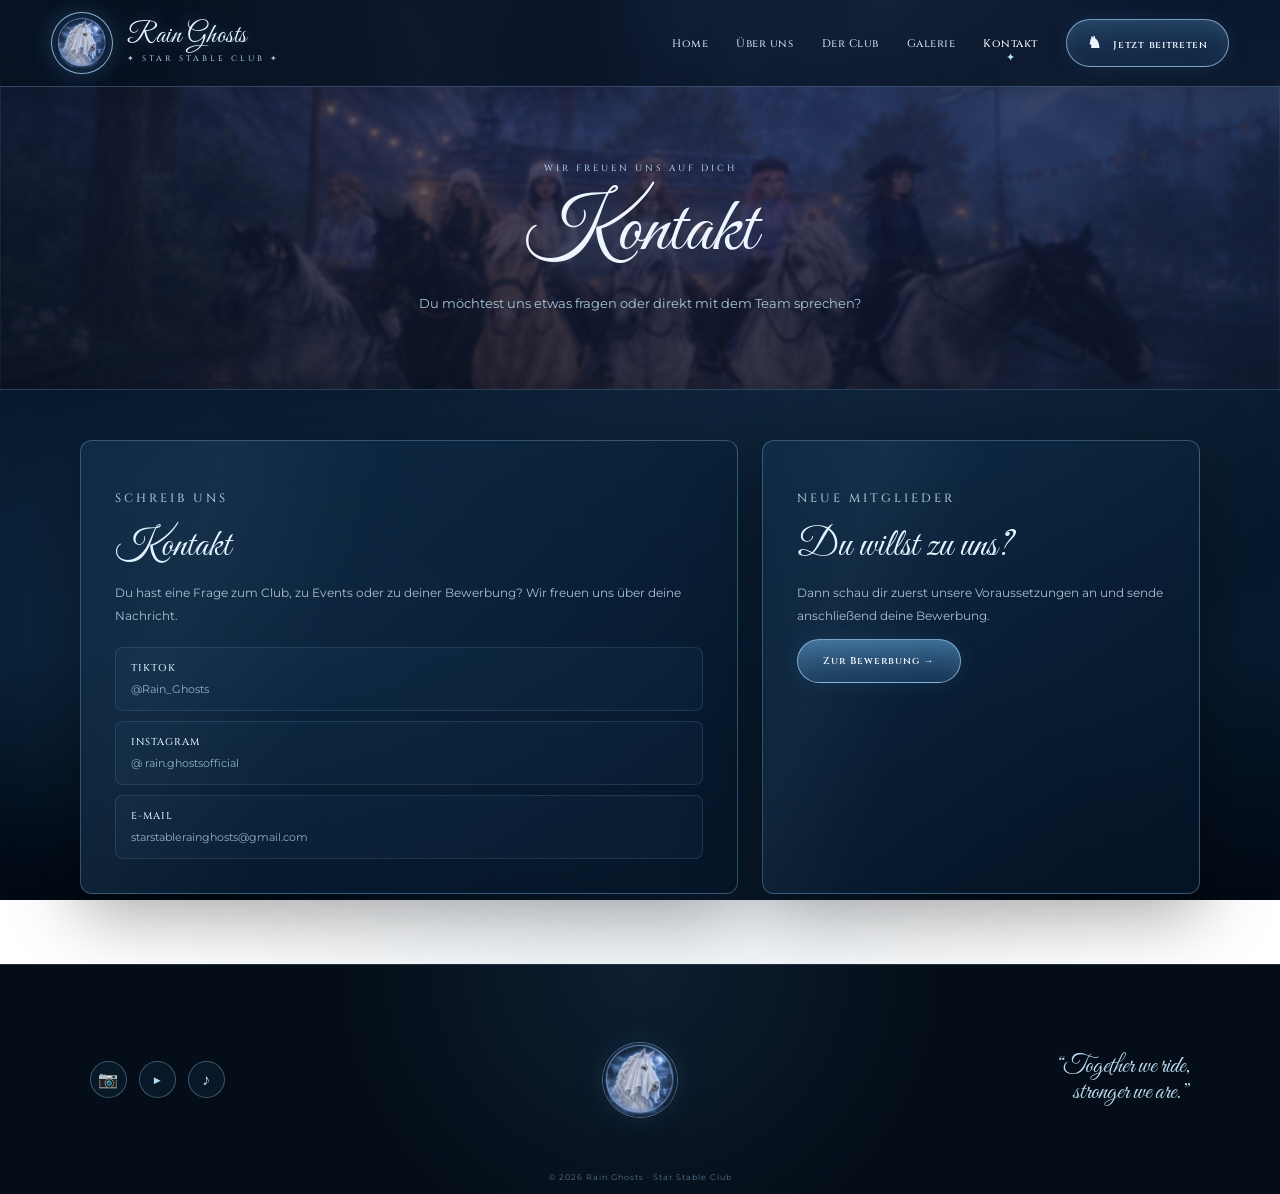
<file: kontakt.html>
<!DOCTYPE html>
<html lang="de">
<head>
<meta charset="UTF-8">
<meta name="viewport" content="width=device-width, initial-scale=1.0">
<title>Kontakt | Rain Ghosts</title>
<link rel="preconnect" href="https://fonts.googleapis.com">
<link rel="preconnect" href="https://fonts.gstatic.com" crossorigin>
<link href="https://fonts.googleapis.com/css2?family=Cinzel:wght@400;500;600;700&family=Great+Vibes&family=Montserrat:wght@300;400;500;600&display=swap" rel="stylesheet">
<link rel="stylesheet" href="styles.css">
</head>
<body>
<header class="site-header">
  <a class="brand" href="index.html" aria-label="Rain Ghosts Startseite">
    <span class="brand-logo"><img src="assets/logo.png" alt="Rain Ghosts Logo"></span>
    <span class="brand-text">
      <strong>Rain Ghosts</strong>
      <small>✦ STAR STABLE CLUB ✦</small>
    </span>
  </a>
  <nav class="nav" aria-label="Hauptnavigation">
      <a href="index.html">Home</a>
      <a href="ueber-uns.html">Über uns</a>
      <a href="club.html">Der Club</a>
      <a href="galerie.html">Galerie</a>
      <a class="active" href="kontakt.html">Kontakt</a>
    </nav>

  <a class="join-button" href="bewerbung.html"><span>♞</span> Jetzt beitreten</a>
  <button class="menu-toggle" aria-label="Menü öffnen">☰</button>
</header>
<section class="subpage-hero">
  <!-- HEADER-BILD: Ersetze assets/header.jpg durch dein gewünschtes Bild -->
  <div class="header-image" aria-hidden="true">
     <img src="assets/clubheader.png" alt="">
  </div>
  <div>
    <p class="section-kicker">WIR FREUEN UNS AUF DICH</p>
    <h1>Kontakt</h1>
    <p>Du möchtest uns etwas fragen oder direkt mit dem Team sprechen?</p>
  </div>
</section>

<main class="page-container">
  <div class="two-column">
    <section class="page-card">
      <p class="section-kicker">SCHREIB UNS</p>
      <h2>Kontakt</h2>
      <p>Du hast eine Frage zum Club, zu Events oder zu deiner Bewerbung? Wir freuen uns über deine Nachricht.</p>
      <div class="info-list">
        <div><strong>TIKTOK</strong><span>@Rain_Ghosts</span></div>
        <div><strong>INSTAGRAM</strong><span>@
rain.ghostsofficial</span></div>
        <div><strong>E-MAIL</strong><span>starstablerainghosts@gmail.com</span></div>
      </div>
    </section>
    <section class="page-card">
      <p class="section-kicker">NEUE MITGLIEDER</p>
      <h2>Du willst zu uns?</h2>
      <p>Dann schau dir zuerst unsere Voraussetzungen an und sende anschließend deine Bewerbung.</p>
      <a class="button primary" href="bewerbung.html">Zur Bewerbung →</a>
    </section>
  </div>
</main>
<footer class="footer">
  <div class="socials">
      <a href="https://www.instagram.com/rain.ghostsofficial/" aria-label="Instagram">📷</a>
    <a href="#" aria-label="YouTube">▶</a>
    <a href="https://www.tiktok.com/@sso.rainghosts?is_from_webapp=1&sender_device=pc" aria-label="TikTok">♪</a>
  </div>
  <div class="footer-mark"><img src="assets/logo.png" alt=""></div>
  <p class="quote">“Together we ride,<br>stronger we are.”</p>
  <p class="copyright">© 2026 Rain Ghosts · Star Stable Club</p>
</footer>
<script>
  const toggle = document.querySelector('.menu-toggle');
  const nav = document.querySelector('.nav');
  if (toggle) toggle.addEventListener('click', () => nav.classList.toggle('open'));
  document.querySelectorAll('.nav a').forEach(link => link.addEventListener('click', () => nav.classList.remove('open')));
</script>
</body>
</html>
</file>
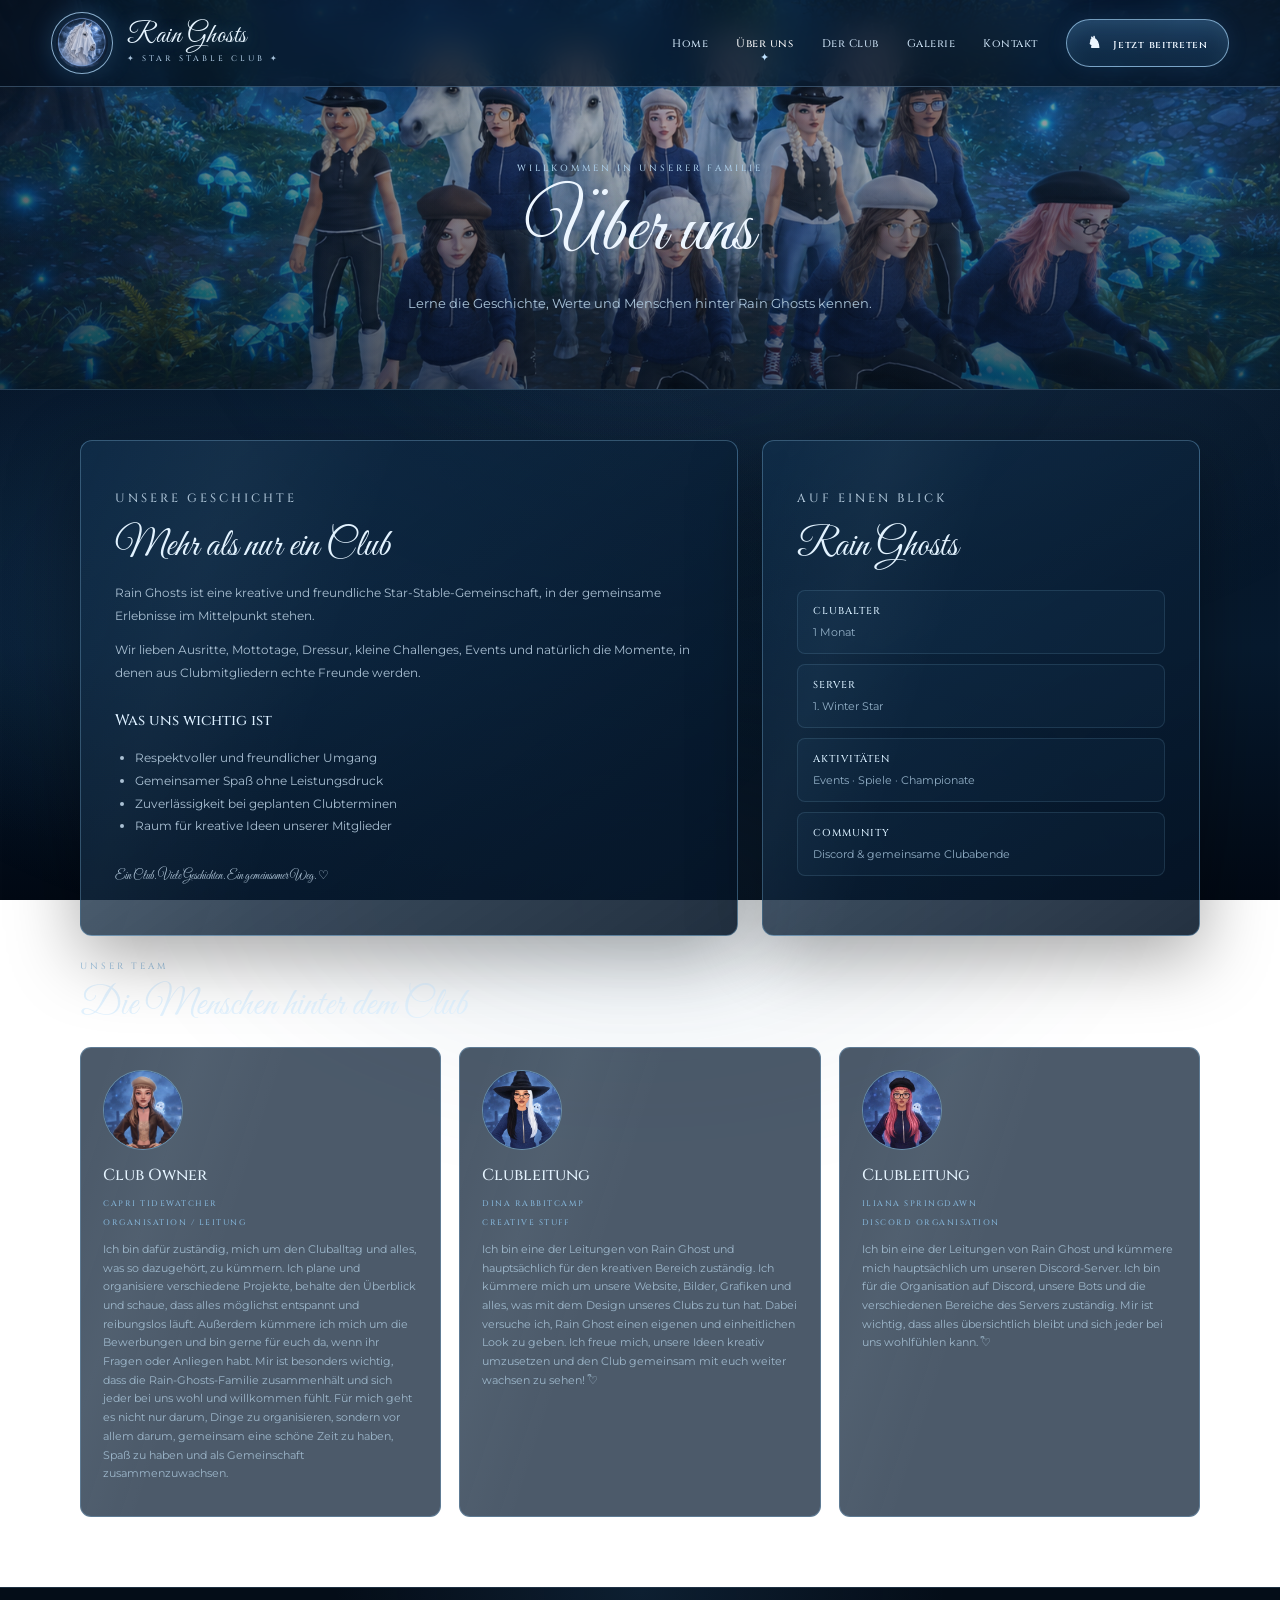
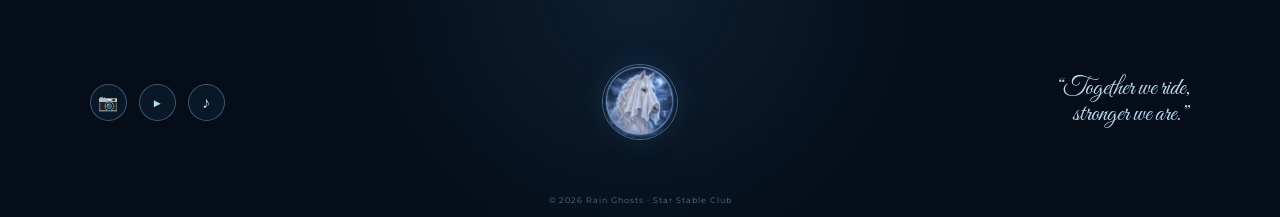
<file: ueber-uns.html>
<!DOCTYPE html>
<html lang="de">
<head>
<meta charset="UTF-8">
<meta name="viewport" content="width=device-width, initial-scale=1.0">
<title>Über uns | Rain Ghosts</title>
<link rel="preconnect" href="https://fonts.googleapis.com">
<link rel="preconnect" href="https://fonts.gstatic.com" crossorigin>
<link href="https://fonts.googleapis.com/css2?family=Cinzel:wght@400;500;600;700&family=Great+Vibes&family=Montserrat:wght@300;400;500;600&display=swap" rel="stylesheet">
<link rel="stylesheet" href="styles.css">
</head>
<body>
<header class="site-header">
  <a class="brand" href="index.html" aria-label="Rain Ghosts Startseite">
    <span class="brand-logo"><img src="assets/logo.png" alt="Rain Ghosts Logo"></span>
    <span class="brand-text">
      <strong>Rain Ghosts</strong>
      <small>✦ STAR STABLE CLUB ✦</small>
    </span>
  </a>
 <nav class="nav" aria-label="Hauptnavigation">
      <a href="index.html">Home</a>
      <a class="active" href="ueber-uns.html">Über uns</a>
      <a href="club.html">Der Club</a>
      <a href="galerie.html">Galerie</a>
      <a href="kontakt.html">Kontakt</a>
    </nav>

  <a class="join-button" href="bewerbung.html"><span>♞</span> Jetzt beitreten</a>
  <button class="menu-toggle" aria-label="Menü öffnen">☰</button>
</header>
<section class="subpage-hero">
  <!-- HEADER-BILD: Ersetze assets/header.jpg durch dein gewünschtes Bild -->
  <div class="header-image" aria-hidden="true">
    <img src="assets/clubbild2.jpg" alt="">
  </div>
  <div>
    <p class="section-kicker">WILLKOMMEN IN UNSERER FAMILIE</p>
    <h1>Über uns</h1>
    <p>Lerne die Geschichte, Werte und Menschen hinter Rain Ghosts kennen.</p>
  </div>
</section>

<main class="page-container">
  <div class="two-column">
    <section class="page-card">
      <p class="section-kicker">UNSERE GESCHICHTE</p>
      <h2>Mehr als nur ein Club</h2>
      <p>Rain Ghosts ist eine kreative und freundliche Star-Stable-Gemeinschaft, in der gemeinsame Erlebnisse im Mittelpunkt stehen.</p>
      <p>Wir lieben Ausritte, Mottotage, Dressur, kleine Challenges, Events und natürlich die Momente, in denen aus Clubmitgliedern echte Freunde werden.</p>
      <h3>Was uns wichtig ist</h3>
      <ul>
        <li>Respektvoller und freundlicher Umgang</li>
        <li>Gemeinsamer Spaß ohne Leistungsdruck</li>
        <li>Zuverlässigkeit bei geplanten Clubterminen</li>
        <li>Raum für kreative Ideen unserer Mitglieder</li>
      </ul>
      <p class="script-line">Ein Club. Viele Geschichten. Ein gemeinsamer Weg. ♡</p>
    </section>
    <aside class="page-card">
      <p class="section-kicker">AUF EINEN BLICK</p>
      <h2>Rain Ghosts</h2>
      <div class="info-list">
        <div><strong>CLUBALTER</strong><span>1 Monat</span></div>
        <div><strong>SERVER</strong><span>1. Winter Star</span></div>
        <div><strong>AKTIVITÄTEN</strong><span>Events · Spiele · Championate</span></div>
        <div><strong>COMMUNITY</strong><span>Discord & gemeinsame Clubabende</span></div>
      </div>
    </aside>
  </div>

  <section style="margin-top:24px">
    <p class="section-kicker">UNSER TEAM</p>
    <h2>Die Menschen hinter dem Club</h2>
    <div class="team-grid" style="margin-top:18px">
      <article class="member-card">
        <div class="member-avatar"><img src="assets/celina.JPG" alt=""></div>
        <h3>Club Owner</h3><span class="role">CAPRI TIDEWATCHER <br> ORGANISATION / LEITUNG</span>
        <p>Ich bin dafür zuständig, mich um den Cluballtag und alles, was so dazugehört, zu kümmern. Ich plane und organisiere verschiedene Projekte, behalte den Überblick und schaue, dass alles möglichst entspannt und reibungslos läuft. 

Außerdem kümmere ich mich um die Bewerbungen und bin gerne für euch da, wenn ihr Fragen oder Anliegen habt. Mir ist besonders wichtig, dass die Rain-Ghosts-Familie zusammenhält und sich jeder bei uns wohl und willkommen fühlt. Für mich geht es nicht nur darum, Dinge zu organisieren, sondern vor allem darum, gemeinsam eine schöne Zeit zu haben, Spaß zu haben und als Gemeinschaft zusammenzuwachsen.</p>
      </article>
      <article class="member-card">
        <div class="member-avatar"><img src="assets/dinaa.jpg" alt=""></div>
        <h3>Clubleitung</h3><span class="role">DINA RABBITCAMP  <br> CREATIVE STUFF</span>
        <p>Ich bin eine der Leitungen von Rain Ghost und hauptsächlich für den kreativen Bereich zuständig. Ich kümmere mich um unsere Website, Bilder, Grafiken und alles, was mit dem Design unseres Clubs zu tun hat. Dabei versuche ich, Rain Ghost einen eigenen und einheitlichen Look zu geben.
Ich freue mich, unsere Ideen kreativ umzusetzen und den Club gemeinsam mit euch weiter wachsen zu sehen! ♡ྀི</p>
      </article>
      <article class="member-card">
        <div class="member-avatar"><img src="assets/lara.JPG" alt=""></div>
        <h3>Clubleitung</h3><span class="role">ILIANA SPRINGDAWN <br> DISCORD ORGANISATION</span>
        <p>Ich bin eine der Leitungen von Rain Ghost und kümmere mich hauptsächlich um unseren Discord-Server. Ich bin für die Organisation auf Discord, unsere Bots und die verschiedenen Bereiche des Servers zuständig. Mir ist wichtig, dass alles übersichtlich bleibt und sich jeder bei uns wohlfühlen kann. ♡ྀི</p>
      </article>
    </div>
  </section>
</main>
<footer class="footer">
  <div class="socials">
      <a href="https://www.instagram.com/rain.ghostsofficial/" aria-label="Instagram">📷</a>
    <a href="#" aria-label="YouTube">▶</a>
    <a href="https://www.tiktok.com/@sso.rainghosts?is_from_webapp=1&sender_device=pc" aria-label="TikTok">♪</a>
  </div>
  <div class="footer-mark"><img src="assets/logo.png" alt=""></div>
  <p class="quote">“Together we ride,<br>stronger we are.”</p>
  <p class="copyright">© 2026 Rain Ghosts · Star Stable Club</p>
</footer>
<script>
  const toggle = document.querySelector('.menu-toggle');
  const nav = document.querySelector('.nav');
  if (toggle) toggle.addEventListener('click', () => nav.classList.toggle('open'));
  document.querySelectorAll('.nav a').forEach(link => link.addEventListener('click', () => nav.classList.remove('open')));
</script>
</body>
</html>
</file>
<file: styles.css>
/* =========================================================
   RAIN GHOSTS — STAR STABLE CLUB
   Frosted moonlight / dark blue fantasy theme
   ========================================================= */

:root {
  --bg: #06111f;
  --bg-2: #091b31;
  --panel: rgba(10, 31, 56, .72);
  --panel-strong: rgba(8, 27, 49, .92);
  --line: rgba(158, 207, 255, .58);
  --line-soft: rgba(158, 207, 255, .22);
  --text: #edf6ff;
  --muted: #a8c3dc;
  --ice: #bfe2ff;
  --ice-bright: #e7f5ff;
  --accent: #78b9f4;
  --script: "Great Vibes", cursive;
  --serif: "Cinzel", Georgia, serif;
  --sans: "Montserrat", Arial, sans-serif;
  --shadow: 0 20px 70px rgba(0, 0, 0, .35);
}

* { box-sizing: border-box; }

html {
  scroll-behavior: smooth;
}

body {
  margin: 0;
  color: var(--text);
  background:
    radial-gradient(circle at 50% 0%, rgba(72, 137, 202, .18), transparent 35%),
    radial-gradient(circle at 15% 50%, rgba(60, 122, 187, .09), transparent 28%),
    var(--bg);
  font-family: var(--sans);
  overflow-x: hidden;
}



a {
  color: inherit;
  text-decoration: none;
}

img {
  max-width: 100%;
  display: block;
}

.site-header {
  position: fixed;
  z-index: 50;
  top: 0;
  left: 0;
  width: 100%;
  min-height: 86px;
  padding: 12px clamp(20px, 4vw, 64px);
  display: flex;
  align-items: center;
  gap: 28px;
  border-bottom: 1px solid rgba(166, 213, 255, .28);
  background: rgba(4, 15, 28, .72);
  backdrop-filter: blur(18px);
  box-shadow: 0 8px 35px rgba(0,0,0,.18);
}

.brand {
  display: flex;
  align-items: center;
  gap: 14px;
  min-width: max-content;
}

.brand-logo {
  width: 62px;
  height: 62px;
  padding: 4px;
  border: 1px solid rgba(180, 222, 255, .75);
  border-radius: 50%;
  background: radial-gradient(circle, rgba(91,158,220,.35), rgba(4,20,38,.8));
  box-shadow: 0 0 24px rgba(101, 180, 255, .2);
  overflow: hidden;
}

.brand-logo img {
  width: 100%;
  height: 100%;
  object-fit: cover;
  border-radius: 50%;
}

.brand-text strong {
  display: block;
  font: 400 27px/1 var(--script);
  color: var(--ice-bright);
  letter-spacing: .5px;
  text-shadow: 0 0 16px rgba(153, 210, 255, .35);
}

.brand-text small {
  display: block;
  margin-top: 5px;
  font: 500 8px/1 var(--serif);
  letter-spacing: 3px;
  color: var(--muted);
}

.nav {
  margin-left: auto;
  display: flex;
  align-items: center;
  gap: clamp(14px, 2.2vw, 34px);
}

.nav a {
  position: relative;
  font: 500 11px var(--serif);
  letter-spacing: .5px;
  color: #c8ddf0;
  transition: color .25s ease;
}

.nav a::after {
  content: "✦";
  position: absolute;
  left: 50%;
  bottom: -14px;
  transform: translateX(-50%) scale(0);
  color: var(--ice);
  transition: transform .25s ease;
}

.nav a:hover,
.nav a.active {
  color: #fff;
}

.nav a:hover::after,
.nav a.active::after {
  transform: translateX(-50%) scale(1);
}

.join-button,
.button {
  border: 1px solid rgba(172, 220, 255, .65);
  border-radius: 999px;
  background: linear-gradient(180deg, rgba(91, 162, 224, .28), rgba(36, 92, 145, .15));
  box-shadow: inset 0 0 20px rgba(150, 213, 255, .08), 0 0 22px rgba(82, 160, 227, .12);
  transition: .25s ease;
}

.join-button {
  padding: 12px 20px;
  font: 600 10px var(--serif);
  letter-spacing: .7px;
  white-space: nowrap;
}

.join-button:hover,
.button:hover {
  transform: translateY(-2px);
  box-shadow: 0 0 30px rgba(101, 184, 255, .22);
}

.join-button span {
  margin-right: 8px;
  font-size: 16px;
}

.menu-toggle {
  display: none;
  margin-left: auto;
  border: 1px solid var(--line-soft);
  background: transparent;
  color: var(--text);
  border-radius: 8px;
  font-size: 23px;
  padding: 6px 10px;
}

/* Hero */
.hero {
  position: relative;
  min-height: 760px;
  height: min(100vh, 900px);
  display: flex;
  align-items: center;
  overflow: hidden;
  isolation: isolate;
  background:
    radial-gradient(circle at 76% 30%, rgba(158, 205, 255, .25), transparent 12%),
    radial-gradient(circle at 80% 58%, rgba(40, 105, 170, .25), transparent 27%),
    linear-gradient(90deg, rgba(4, 14, 28, .98) 0%, rgba(5, 20, 38, .73) 42%, rgba(5, 19, 35, .15) 100%),
    linear-gradient(180deg, #0b2947 0%, #08192e 50%, #06101e 100%);
}

.hero::before {
  content: "";
  position: absolute;
  inset: 0;
  z-index: -3;
  background:
    linear-gradient(90deg, transparent, rgba(129, 194, 245, .05)),
    repeating-linear-gradient(105deg, transparent 0 70px, rgba(180,220,255,.07) 71px 72px);
}

.hero::after {
  content: "";
  position: absolute;
  z-index: -4;
  inset: 0;
  background:
    radial-gradient(circle at 78% 24%, rgba(225,243,255,.7) 0 2px, transparent 3px),
    radial-gradient(circle at 86% 18%, rgba(225,243,255,.5) 0 1px, transparent 2px),
    radial-gradient(circle at 62% 32%, rgba(225,243,255,.4) 0 1px, transparent 2px);
  background-size: 220px 170px, 180px 150px, 130px 130px;
}

.hero-overlay {
  position: absolute;
  inset: 0;
  z-index: -2;
  background:
    radial-gradient(circle at 79% 27%, rgba(203,233,255,.62) 0 55px, rgba(130,190,236,.12) 90px, transparent 150px),
    linear-gradient(to bottom, transparent 65%, rgba(3,10,20,.55));
}

.hero-content {
  position: relative;
  z-index: 4;
  width: min(620px, 54%);
  margin-left: clamp(30px, 10vw, 150px);
  padding-top: 70px;
}

.eyebrow,
.section-kicker {
  margin: 1 0 10px;
  color: #a9cbe6;
  font: 500 9px var(--serif);
  letter-spacing: 3px;
}

.hero h1 {
  margin: 0;
  font: 400 clamp(45px, 5vw, 82px)/.95 var(--script);
  color: #e8f5ff;
  text-shadow: 0 0 25px rgba(129, 191, 239, .28);
}

.hero h1 span {
  font-size: 1.04em;
}

.ornament {
  margin: 20px 0;
  color: #b4dbf7;
  letter-spacing: 7px;
  font-size: 11px;
  opacity: .8;
}

.hero-copy {
  max-width: 480px;
  color: #b8cde0;
  font-size: 13px;
  line-height: 1.9;
}

.hero-actions {
  display: flex;
  flex-wrap: wrap;
  gap: 12px;
  margin-top: 28px;
}

.button {
  display: inline-flex;
  align-items: center;
  justify-content: center;
  gap: 15px;
  padding: 14px 25px;
  font: 600 10px var(--serif);
  letter-spacing: 1px;
}

.button.primary {
  background: linear-gradient(180deg, rgba(111, 181, 237, .5), rgba(49, 106, 161, .25));
}

.button.ghost {
  background: rgba(4, 20, 37, .28);
  border-color: rgba(170, 211, 239, .35);
}

.hero-horse {
  position: absolute;
  z-index: 2;
  width: min(55vw, 740px);
  height: min(55vw, 740px);
  right: clamp(-80px, 3vw, 45px);
  top: 50%;
  transform: translateY(-43%);
  display: grid;
  place-items: center;
}

.hero-horse::before {
  content: "";
  position: absolute;
  inset: 9%;
  border-radius: 50%;
  border: 1px solid rgba(187, 224, 250, .48);
  box-shadow:
    0 0 0 8px rgba(159, 209, 246, .04),
    0 0 60px rgba(105, 179, 239, .15);
}

.hero-horse::after {
  content: "";
  position: absolute;
  inset: 0;
  border-radius: 50%;
  background: radial-gradient(circle, rgba(117, 180, 231, .12), transparent 60%);
  z-index: -1;
}

.hero-horse img {
  width: 72%;
  height: 72%;
  object-fit: cover;
  border-radius: 50%;
  opacity: .95;
  filter: saturate(.55) brightness(1.12) contrast(.94);
  mix-blend-mode: screen;
  mask-image: radial-gradient(circle, black 54%, transparent 72%);
}

.horse-aura {
  position: absolute;
  width: 42%;
  height: 42%;
  border-radius: 50%;
  background: #b6ddfa;
  filter: blur(90px);
  opacity: .12;
}

.scroll-hint {
  position: absolute;
  left: 50%;
  bottom: 22px;
  transform: translateX(-50%);
  font: 500 8px var(--serif);
  letter-spacing: 4px;
  color: #9abbd4;
}

.scroll-hint span {
  display: block;
  text-align: center;
  margin-top: 5px;
  font-size: 14px;
}

/* Feature strip */
.feature-strip {
  position: relative;
  z-index: 10;
  min-height: 155px;
  display: flex;
  align-items: center;
  justify-content: center;
  gap: clamp(18px, 3vw, 55px);
  padding: 30px 5vw;
  background:
    linear-gradient(180deg, rgba(16, 48, 78, .88), rgba(5, 21, 39, .96));
  border-top: 1px solid rgba(173, 218, 252, .28);
  border-bottom: 1px solid rgba(173, 218, 252, .22);
  box-shadow: 0 -15px 50px rgba(0,0,0,.18);
}

.feature {
  min-width: 130px;
  text-align: center;
}

.feature-icon {
  display: block;
  height: 38px;
  color: #a6d9ff;
  font-size: 31px;
  text-shadow: 0 0 16px rgba(108, 191, 255, .55);
}

.feature h3 {
  margin: 8px 0 4px;
  font: 500 15px var(--serif);
}

.feature small {
  color: #87a9c3;
  font: 500 7px var(--serif);
  letter-spacing: 1.6px;
}

.feature-strip > i {
  width: 1px;
  height: 62px;
  background: linear-gradient(transparent, rgba(161,207,240,.38), transparent);
}

/* Main content */
.content-wrap,
.gallery-section,
.cta-section {
  width: min(1240px, calc(100% - 60px));
  margin: 45px auto 0;
}

.content-wrap {
  display: grid;
  grid-template-columns: 1.45fr 1fr;
  gap: 22px;
}

.glass-card {
  border: 1px solid rgba(139, 201, 247, .38);
  background:
    linear-gradient(145deg, rgba(17, 49, 79, .68), rgba(5, 20, 38, .84));
  box-shadow: var(--shadow), inset 0 0 45px rgba(94, 167, 220, .045);
  border-radius: 12px;
  overflow: hidden;
}

.about-card {
  min-height: 420px;
  display: grid;
  grid-template-columns: 1fr 1fr;
}

.about-copy {
  padding: clamp(28px, 4vw, 54px);
}

h2 {
  margin: 0;
  font: 400 clamp(30px, 3vw, 46px) var(--script);
  color: #e3f3ff;
}

.about-copy > p:not(.section-kicker):not(.script-line),
.news-item p {
  color: #a9bfd2;
  font-size: 12px;
  line-height: 1.8;
}

.mini-line {
  margin: 8px 0 18px;
  color: #91c8ef;
  font-size: 11px;
  letter-spacing: 5px;
}

.script-line {
  margin-top: 28px;
  color: #d5edff;
  font: 400 26px var(--script);
}

.about-art {
  position: relative;
  min-height: 350px;
  overflow: hidden;
  background:
    radial-gradient(circle at 65% 28%, rgba(225,244,255,.75) 0 36px, rgba(150,205,244,.13) 90px, transparent 140px),
    linear-gradient(145deg, #122f4b, #071524);
}

.about-art::before {
  content: "";
  position: absolute;
  inset: 0;
  opacity: .5;
  background:
    linear-gradient(160deg, transparent 40%, #081421 40% 48%, transparent 48%),
    linear-gradient(200deg, transparent 44%, #102942 44% 54%, transparent 54%);
}

.moon {
  position: absolute;
  top: 12%;
  right: 14%;
  width: 75px;
  aspect-ratio: 1;
  border-radius: 50%;
  background: #d9efff;
  box-shadow: 0 0 55px rgba(190,226,250,.35);
}

.rider {
  position: absolute;
  left: 25%;
  bottom: 17%;
  font-size: 100px;
  color: #030a12;
  filter: drop-shadow(0 5px 3px rgba(0,0,0,.4));
}

.news-panel {
  padding: 27px;
}

.panel-heading,
.section-heading {
  display: flex;
  align-items: end;
  justify-content: space-between;
  gap: 20px;
  margin-bottom: 18px;
}

.panel-heading > a,
.section-heading > a {
  color: #a8cce8;
  font-size: 10px;
}

.news-item {
  display: grid;
  grid-template-columns: 70px 1fr 18px;
  gap: 12px;
  align-items: center;
  padding: 13px 0;
  border-top: 1px solid rgba(157, 207, 241, .16);
}

.news-thumb {
  height: 64px;
  border-radius: 8px;
  display: grid;
  place-items: center;
  font-size: 30px;
  color: #dff4ff;
  border: 1px solid rgba(174, 218, 249, .35);
  background: linear-gradient(145deg, #1d4b70, #081a2d);
}

.thumb-one { background: radial-gradient(circle at 50% 25%, #d7efff 0 4%, transparent 5%), linear-gradient(145deg,#1b4668,#071523); }
.thumb-two { background: radial-gradient(circle at 55% 45%, rgba(213,239,255,.35), transparent 32%), linear-gradient(145deg,#173f60,#071625); }
.thumb-three { background: linear-gradient(145deg,#315a78,#091a2c); }

.news-item span {
  color: #7fa6c2;
  font: 500 7px var(--serif);
  letter-spacing: 1px;
}

.news-item h3 {
  margin: 5px 0 3px;
  font: 500 12px var(--serif);
}

.news-item p {
  margin: 0;
  font-size: 9px;
  line-height: 1.45;
}

.news-item b {
  color: #a6d6f6;
}

/* Gallery */
.gallery-section {
  padding: 5px 0 0;
}

.gallery-grid {
  display: grid;
  grid-template-columns: 1.25fr .9fr .9fr;
  grid-template-rows: 170px 170px;
  gap: 13px;
}

.gallery-tile {
  position: relative;
  overflow: hidden;
  border: 1px solid rgba(139, 201, 247, .32);
  border-radius: 10px;
  background: #102c47;
}

.gallery-tile::after {
  content: "";
  position: absolute;
  inset: 0;
  background: linear-gradient(0deg, rgba(2,9,17,.75), transparent 55%);
}

.gallery-tile img {
  width: 100%;
  height: 100%;
  object-fit: cover;
  filter: saturate(.5) brightness(.85);
}

.gallery-tile span {
  position: absolute;
  z-index: 2;
  left: 17px;
  bottom: 14px;
  font: 400 19px var(--script);
  color: #e4f5ff;
}

.gallery-tile.large {
  grid-row: span 2;
}

.scene {
  background-size: cover;
  background-position: center;
}

.scene-1 {
  background:
    radial-gradient(circle at 70% 30%, #c7e7ff 0 3%, transparent 4%),
    linear-gradient(150deg, #274c6b, #0b2138 55%, #05101e);
}
.scene-2 {
  background:
    radial-gradient(circle at 50% 35%, rgba(219,242,255,.5), transparent 20%),
    linear-gradient(150deg, #476d86, #112d46 50%, #071522);
}
.scene-3 {
  background:
    radial-gradient(circle at 70% 30%, rgba(226,244,255,.65), transparent 15%),
    linear-gradient(150deg, #1d4567, #071827 65%);
}

/* CTA */
.cta-section {
  margin-bottom: 50px;
}

.cta-inner {
  padding: 25px 35px;
  display: flex;
  align-items: center;
  gap: 28px;
}

.cta-logo {
  width: 90px;
  height: 90px;
  border-radius: 50%;
  object-fit: cover;
  border: 1px solid rgba(172, 219, 249, .55);
}

.cta-inner > div {
  flex: 1;
}

.cta-inner h2 {
  font-size: 34px;
}

.cta-inner p:not(.section-kicker) {
  margin: 5px 0 0;
  color: #99b6cd;
  font-size: 11px;
}

/* Footer */
.footer {
  position: relative;
  min-height: 230px;
  padding: 40px 7vw;
  display: grid;
  grid-template-columns: 1fr auto 1fr;
  align-items: center;
  gap: 30px;
  border-top: 1px solid rgba(139, 201, 247, .18);
  background:
    radial-gradient(circle at 50% 0%, rgba(55, 112, 163, .18), transparent 45%),
    #040d18;
}

.socials {
  display: flex;
  gap: 12px;
}

.socials a {
  width: 37px;
  height: 37px;
  display: grid;
  place-items: center;
  border: 1px solid rgba(148, 205, 245, .35);
  border-radius: 50%;
  color: #b4daf4;
  background: rgba(55, 105, 147, .12);
}

.footer-mark {
  width: 76px;
  height: 76px;
  border-radius: 50%;
  overflow: hidden;
  border: 1px solid rgba(160, 215, 249, .45);
  box-shadow: 0 0 30px rgba(98, 173, 231, .12);
}

.footer-mark img {
  width: 100%;
  height: 100%;
  object-fit: cover;
}

.quote {
  justify-self: end;
  text-align: right;
  color: #b8d8ee;
  font: 400 25px/1.05 var(--script);
}

.copyright {
  position: absolute;
  bottom: 12px;
  left: 50%;
  transform: translateX(-50%);
  margin: 0;
  color: #56758d;
  font-size: 8px;
  letter-spacing: 1px;
}

/* Responsive */
@media (max-width: 1050px) {
  .nav { gap: 15px; }
  .nav a { font-size: 10px; }
  .join-button { display: none; }
  .hero-content { margin-left: 7vw; }
  .hero-horse { right: -70px; opacity: .7; }
}

@media (max-width: 800px) {
  .site-header {
    min-height: 76px;
  }

  .brand-logo { width: 50px; height: 50px; }
  .brand-text strong { font-size: 23px; }
  .brand-text small { font-size: 6px; letter-spacing: 2px; }

  .menu-toggle { display: block; }

  .nav {
    position: absolute;
    top: 76px;
    left: 0;
    width: 100%;
    padding: 18px 25px 25px;
    flex-direction: column;
    align-items: flex-start;
    gap: 18px;
    background: rgba(4, 15, 28, .96);
    border-bottom: 1px solid var(--line-soft);
    transform: translateY(-130%);
    transition: transform .3s ease;
  }

  .nav.open { transform: translateY(0); }
  .nav a::after { display: none; }

  .hero {
    min-height: 760px;
    height: auto;
  }

  .hero-content {
    width: 88%;
    margin: 0 auto;
    padding-top: 130px;
    padding-bottom: 110px;
  }

  .hero h1 { font-size: clamp(48px, 12vw, 75px); }
  .hero-horse {
    width: 620px;
    height: 620px;
    top: 57%;
    right: -230px;
    opacity: .38;
  }

  .feature-strip {
    overflow-x: auto;
    justify-content: flex-start;
    padding: 24px;
  }

  .feature-strip > i { display: none; }

  .content-wrap {
    grid-template-columns: 1fr;
  }

  .about-card {
    grid-template-columns: 1fr;
  }

  .about-art { min-height: 270px; }

  .gallery-grid {
    grid-template-columns: 1fr 1fr;
    grid-template-rows: 220px 160px 160px;
  }

  .gallery-tile.large {
    grid-column: span 2;
    grid-row: auto;
  }

  .cta-inner {
    flex-wrap: wrap;
  }

  .footer {
    grid-template-columns: 1fr;
    justify-items: center;
    text-align: center;
  }

  .socials { justify-content: center; }
  .quote { justify-self: center; text-align: center; }
}

@media (max-width: 520px) {
  .content-wrap,
  .gallery-section,
  .cta-section {
    width: min(100% - 28px, 1240px);
  }

  .hero-copy { font-size: 12px; }
  .feature { min-width: 112px; }

  .gallery-grid {
    display: flex;
    flex-direction: column;
  }

  .gallery-tile,
  .gallery-tile.large {
    height: 190px;
  }

  .news-panel { padding: 20px; }
  .news-item { grid-template-columns: 55px 1fr 10px; }
  .news-thumb { height: 55px; }

  .cta-inner {
    padding: 25px;
  }

  .cta-logo {
    width: 65px;
    height: 65px;
  }

  .copyright {
    position: static;
    transform: none;
    margin-top: 8px;
  }
}


/* ===== SUBPAGE STYLES ===== */
.subpage-hero {
  position: relative;
  min-height: 390px;
  padding: 150px 30px 70px;
  display: flex;
  align-items: center;
  justify-content: center;
  text-align: center;
  overflow: hidden;
  background:
    radial-gradient(circle at 50% 35%, rgba(155, 211, 255, .2), transparent 23%),
    linear-gradient(180deg, #0c2946, #061525);
  border-bottom: 1px solid rgba(160, 211, 247, .22);
}
.subpage-hero::before {
  content: "✦";
  position: absolute;
  inset: 20% 0 auto;
  font-size: 180px;
  color: rgba(180, 225, 255, .04);
}
.subpage-hero h1 {
  margin: 8px 0 12px;
  font: 400 clamp(48px, 7vw, 78px) var(--script);
  text-shadow: 0 0 28px rgba(131, 195, 241, .28);
}
.subpage-hero p:last-child {
  max-width: 650px;
  margin: 0 auto;
  color: #abc5da;
  font-size: 13px;
  line-height: 1.8;
}

.page-container {
  width: min(1120px, calc(100% - 40px));
  margin: 50px auto 70px;
}

.two-column {
  display: grid;
  grid-template-columns: 1.2fr .8fr;
  gap: 24px;
}

.page-card {
  padding: 34px;
  border: 1px solid rgba(139, 201, 247, .34);
  border-radius: 12px;
  background: linear-gradient(145deg, rgba(17,49,79,.66), rgba(5,20,38,.88));
  box-shadow: var(--shadow);
}

.page-card h2 {
  margin-bottom: 12px;
}
.page-card h3 {
  margin: 25px 0 8px;
  font: 500 15px var(--serif);
  color: #dcefff;
}
.page-card p, .page-card li {
  color: #a9bfd2;
  font-size: 12px;
  line-height: 1.9;
}
.page-card ul {
  padding-left: 20px;
}
.info-list {
  display: grid;
  gap: 10px;
  margin-top: 20px;
}
.info-list div {
  padding: 13px 15px;
  border: 1px solid rgba(150,204,241,.14);
  border-radius: 8px;
  background: rgba(70,130,180,.06);
}
.info-list strong {
  display: block;
  color: #d9efff;
  font: 500 10px var(--serif);
  letter-spacing: 1px;
  margin-bottom: 3px;
}
.info-list span {
  color: #91aec5;
  font-size: 11px;
}

.team-grid, .event-grid, .news-grid {
  display: grid;
  grid-template-columns: repeat(3, 1fr);
  gap: 18px;
}
.member-card, .event-card, .article-card {
  padding: 22px;
  border: 1px solid rgba(139,201,247,.3);
  border-radius: 11px;
  background: rgba(8,27,49,.72);
}
.member-avatar {
  width: 80px;
  height: 80px;
  margin-bottom: 14px;
  border-radius: 50%;
  border: 1px solid rgba(171,220,251,.5);
  overflow: hidden;
  background: radial-gradient(circle, #507d9f, #0b2138);
}
.member-avatar img {
  width: 100%;
  height: 100%;
  object-fit: cover;
}
.member-card h3, .event-card h3, .article-card h3 {
  margin: 0 0 5px;
  font: 500 16px var(--serif);
  color: #e5f4ff;
}
.role, .date {
  color: #83b4d8;
  font: 500 8px var(--serif);
  letter-spacing: 1.5px;
}
.member-card p, .event-card p, .article-card p {
  color: #9db7cb;
  font-size: 11px;
  line-height: 1.7;
}
.event-card {
  min-height: 190px;
}
.event-date {
  width: 54px;
  height: 54px;
  margin-bottom: 16px;
  display: grid;
  place-items: center;
  border: 1px solid rgba(166,215,248,.35);
  border-radius: 9px;
  background: rgba(70,135,185,.1);
  color: #dff3ff;
  font: 500 9px var(--serif);
  text-align: center;
}
.article-card {
  min-height: 220px;
}
.article-card .article-icon {
  font-size: 30px;
  color: #a8d7f7;
  margin-bottom: 14px;
}

.gallery-full {
  display: grid;
  grid-template-columns: repeat(3, 1fr);
  gap: 15px;
}
.gallery-full .gallery-tile {
  height: 220px;
}

.application {
  max-width: 900px;
  margin: 0 auto 80px;
}
.application .intro {
  text-align: center;
  margin-bottom: 30px;
}
.application-form {
  display: grid;
  gap: 18px;
}
.form-row {
  display: grid;
  grid-template-columns: 1fr 1fr;
  gap: 16px;
}
.field {
  display: grid;
  gap: 7px;
}
.field label {
  color: #cfe8fa;
  font: 500 9px var(--serif);
  letter-spacing: 1px;
}
.field input,
.field textarea,
.field select {
  width: 100%;
  border: 1px solid rgba(143, 201, 241, .3);
  border-radius: 8px;
  padding: 13px 14px;
  outline: none;
  color: #e8f6ff;
  background: rgba(2,14,27,.62);
  font: 400 11px var(--sans);
  transition: .2s;
}
.field textarea {
  min-height: 125px;
  resize: vertical;
}
.field input:focus,
.field textarea:focus,
.field select:focus {
  border-color: rgba(148,211,255,.75);
  box-shadow: 0 0 18px rgba(80,165,226,.12);
}
.check-row {
  display: flex;
  align-items: flex-start;
  gap: 10px;
  color: #91aec5;
  font-size: 10px;
  line-height: 1.6;
}
.check-row input {
  margin-top: 3px;
  accent-color: #72b8f2;
}
.form-message {
  display: none;
  padding: 15px;
  border: 1px solid rgba(127,207,255,.35);
  border-radius: 8px;
  color: #cfeeff;
  background: rgba(56,135,190,.1);
  font-size: 11px;
  text-align: center;
}
.form-message.show { display: block; }

.faq {
  display: grid;
  gap: 10px;
}
.faq details {
  padding: 16px 18px;
  border: 1px solid rgba(139,201,247,.22);
  border-radius: 9px;
  background: rgba(7,24,43,.68);
}
.faq summary {
  cursor: pointer;
  color: #dff2ff;
  font: 500 12px var(--serif);
}
.faq p {
  margin: 12px 0 0;
}

.subnav {
  display: flex;
  flex-wrap: wrap;
  justify-content: center;
  gap: 9px;
  margin: 30px auto 0;
}
.subnav a {
  padding: 9px 14px;
  border: 1px solid rgba(145,205,245,.22);
  border-radius: 999px;
  color: #a8c7dc;
  font-size: 9px;
  background: rgba(35,88,130,.08);
}
.subnav a:hover {
  border-color: rgba(145,205,245,.5);
  color: white;
}

@media (max-width: 800px) {
  .two-column, .team-grid, .event-grid, .news-grid {
    grid-template-columns: 1fr;
  }
  .gallery-full {
    grid-template-columns: 1fr 1fr;
  }
  .form-row {
    grid-template-columns: 1fr;
  }
}
@media (max-width: 520px) {
  .page-container { width: min(100% - 28px, 1120px); }
  .page-card { padding: 23px; }
  .gallery-full { grid-template-columns: 1fr; }
}

/* =========================================================
   RAIN GHOSTS — neuer Header
   Nur das Hero/Header-Bild wurde ersetzt.
   ========================================================= */
.hero {
  background:
    linear-gradient(90deg, rgba(4, 14, 28, .60) 0%, rgba(5, 20, 38, .28) 48%, rgba(5, 19, 35, .10) 100%),
    linear-gradient(180deg, rgba(3, 10, 24, .08) 0%, rgba(3, 10, 24, .18) 62%, rgba(3, 10, 24, .72) 100%),
    url('assets/logo.png') center center / cover no-repeat;
}

/* Das alte dekorative Logo im Hero wird nicht zusätzlich über das neue Headerbild gelegt. */
.hero-horse {
  display: none;
}

/* =========================================================
   RAIN GHOSTS — DUNKELBLAUER HINTERGRUND
   Statische Atmosphäre mit weichen Lichteffekten
   Keine Animationen / kein bewegter Regen
   ========================================================= */

body {
  position: relative;
  isolation: isolate;
  background:
    radial-gradient(ellipse at 76% 18%, rgba(122, 190, 238, .16) 0%, rgba(68, 126, 176, .07) 18%, transparent 42%),
    radial-gradient(ellipse at 18% 62%, rgba(48, 105, 155, .13) 0%, transparent 38%),
    radial-gradient(ellipse at 52% 100%, rgba(33, 78, 120, .12) 0%, transparent 45%),
    linear-gradient(180deg, #020914 0%, #061426 42%, #071a2e 72%, #020914 100%);
  background-attachment: fixed;
}

/* Statischer weicher Lichtschein hinter dem Seiteninhalt */
body::before {
  content: "";
  position: fixed;
  inset: 0;
  z-index: -2;
  pointer-events: none;
  background:
    radial-gradient(ellipse at 72% 20%, rgba(194, 231, 255, .13) 0%, rgba(108, 174, 220, .055) 22%, transparent 48%),
    radial-gradient(ellipse at 25% 68%, rgba(65, 130, 183, .09) 0%, transparent 38%);
}

/* Sehr feiner Lichtschimmer am unteren Seitenbereich */
body::after {
  content: "";
  position: fixed;
  left: 50%;
  bottom: -260px;
  width: min(1000px, 100vw);
  height: 520px;
  transform: translateX(-50%);
  z-index: -1;
  pointer-events: none;
  background: radial-gradient(ellipse, rgba(69, 135, 186, .11) 0%, rgba(39, 87, 130, .04) 42%, transparent 72%);
  filter: blur(35px);
}

/* Zusätzlicher statischer Lichtnebel über dem Hauptinhalt */
main::before {
  content: "";
  position: fixed;
  width: 900px;
  height: 650px;
  left: 50%;
  top: 28%;
  transform: translate(-50%, -50%);
  z-index: -1;
  pointer-events: none;
  background:
    radial-gradient(ellipse,
      rgba(119, 190, 236, .085) 0%,
      rgba(70, 137, 187, .035) 38%,
      transparent 72%);
  filter: blur(50px);
}

/* =========================================================
   HERO — dunkler blauer Fantasy-Hintergrund mit Licht
   ========================================================= */

.hero {
  position: relative;
  isolation: isolate;
  background:
    linear-gradient(90deg, rgba(2, 9, 20, .68) 0%, rgba(4, 17, 32, .34) 48%, rgba(3, 12, 24, .16) 100%),
    linear-gradient(180deg, rgba(3, 11, 23, .08) 0%, rgba(3, 11, 23, .20) 58%, rgba(2, 8, 17, .72) 100%),
    radial-gradient(ellipse at 77% 25%, rgba(210, 239, 255, .18) 0%, rgba(108, 177, 223, .07) 17%, transparent 40%),
    radial-gradient(ellipse at 62% 78%, rgba(52, 113, 161, .12), transparent 36%),
    url('assets/logo.png') center center / cover no-repeat;
}

.hero-horse {
  display: none;
}

/* Statischer Lichtschein über dem Hero */
.hero::before {
  content: "";
  position: absolute;
  inset: 0;
  z-index: 0;
  pointer-events: none;
  background:
    radial-gradient(ellipse at 78% 24%, rgba(225, 245, 255, .17) 0%, rgba(142, 200, 236, .06) 17%, transparent 40%),
    radial-gradient(ellipse at 48% 82%, rgba(58, 121, 172, .08), transparent 36%);
}

/* Sehr dezenter weiß-blauer Lichtpunkt */
.hero::after {
  content: "";
  position: absolute;
  width: 240px;
  height: 240px;
  right: 13%;
  top: 15%;
  z-index: 1;
  pointer-events: none;
  border-radius: 50%;
  background: radial-gradient(circle, rgba(226, 246, 255, .13) 0%, rgba(151, 207, 240, .045) 34%, transparent 70%);
  filter: blur(12px);
}

.hero-content,
.scroll-hint {
  position: relative;
  z-index: 4;
}

/* =========================================================
   SUBPAGES — gleicher statischer Rain-Ghosts-Look
   ========================================================= */

.subpage-hero {
  isolation: isolate;
  background:
    radial-gradient(ellipse at 50% 30%, rgba(193, 230, 253, .15) 0%, rgba(84, 147, 194, .055) 22%, transparent 45%),
    radial-gradient(ellipse at 80% 70%, rgba(47, 105, 154, .10), transparent 38%),
    linear-gradient(180deg, #06182b 0%, #071b30 55%, #030d1a 100%);
}

.subpage-hero::before {
  content: "";
  position: absolute;
  inset: 0;
  z-index: 0;
  pointer-events: none;
  background:
    radial-gradient(ellipse at 50% 27%, rgba(225, 244, 255, .13) 0%, rgba(116, 181, 222, .045) 23%, transparent 48%),
    radial-gradient(ellipse at 20% 80%, rgba(55, 115, 166, .08), transparent 38%);
}

.subpage-hero::after {
  content: "";
  position: absolute;
  inset: 0;
  z-index: 1;
  pointer-events: none;
  background: linear-gradient(180deg, transparent 45%, rgba(2, 8, 16, .22) 100%);
}

.subpage-hero > * {
  position: relative;
  z-index: 3;
}

/* =========================================================
   Statische Lichtreflexe auf Karten
   ========================================================= */

.glass-card,
.page-card,
.member-card,
.event-card,
.article-card {
  position: relative;
  overflow: hidden;
}

.glass-card::before,
.page-card::before,
.member-card::before,
.event-card::before,
.article-card::before {
  content: "";
  position: absolute;
  top: -35%;
  left: -12%;
  width: 48%;
  height: 170%;
  background: linear-gradient(90deg, transparent, rgba(205, 238, 255, .035), transparent);
  transform: rotate(18deg);
  pointer-events: none;
}

/* Mobile: Licht etwas dezenter */
@media (max-width: 800px) {
  body::before {
    opacity: .72;
  }

  main::before {
    width: 650px;
    height: 500px;
    opacity: .7;
  }

  .hero::after {
    right: 2%;
    top: 18%;
    width: 180px;
    height: 190px;
    opacity: .75;
  }
}




/* =========================================================
   HEADER-BILD HINTER DER SCHRIFT
   Bild austauschen: assets/header.jpg
   ========================================================= */

/* Die Grafik liegt jetzt direkt im oberen Hero-Bereich
   und wird von der Schrift überlagert. */
.hero,
.subpage-hero {
  position: relative;
  overflow: hidden;
}

.header-image {
  position: absolute;
  z-index: 0;
  inset: 0;
  width: 100%;
    height: 168%;
  margin: 0;
  overflow: hidden;
  background: #06111f;
}

.header-image img {
  width: 100%;
  height: 60%;
  display: block;
  object-fit: cover;
  object-position: center;
}

/* Dunkler Verlauf, damit die Schrift gut lesbar bleibt. */
.header-image::after {
  content: "";
  position: absolute;
  inset: 0;
  background:
    linear-gradient(180deg, rgba(4, 15, 28, .18), rgba(4, 15, 28, .68)),
    linear-gradient(90deg, rgba(4, 15, 28, .45), transparent 52%, rgba(4, 15, 28, .32));
  pointer-events: none;
}

.subpage-hero > div:not(.header-image),
.hero-content {
  position: relative;
  z-index: 2;
}

@media (max-width: 800px) {
  .header-image {
    inset: 0;
  }
}
</file>
